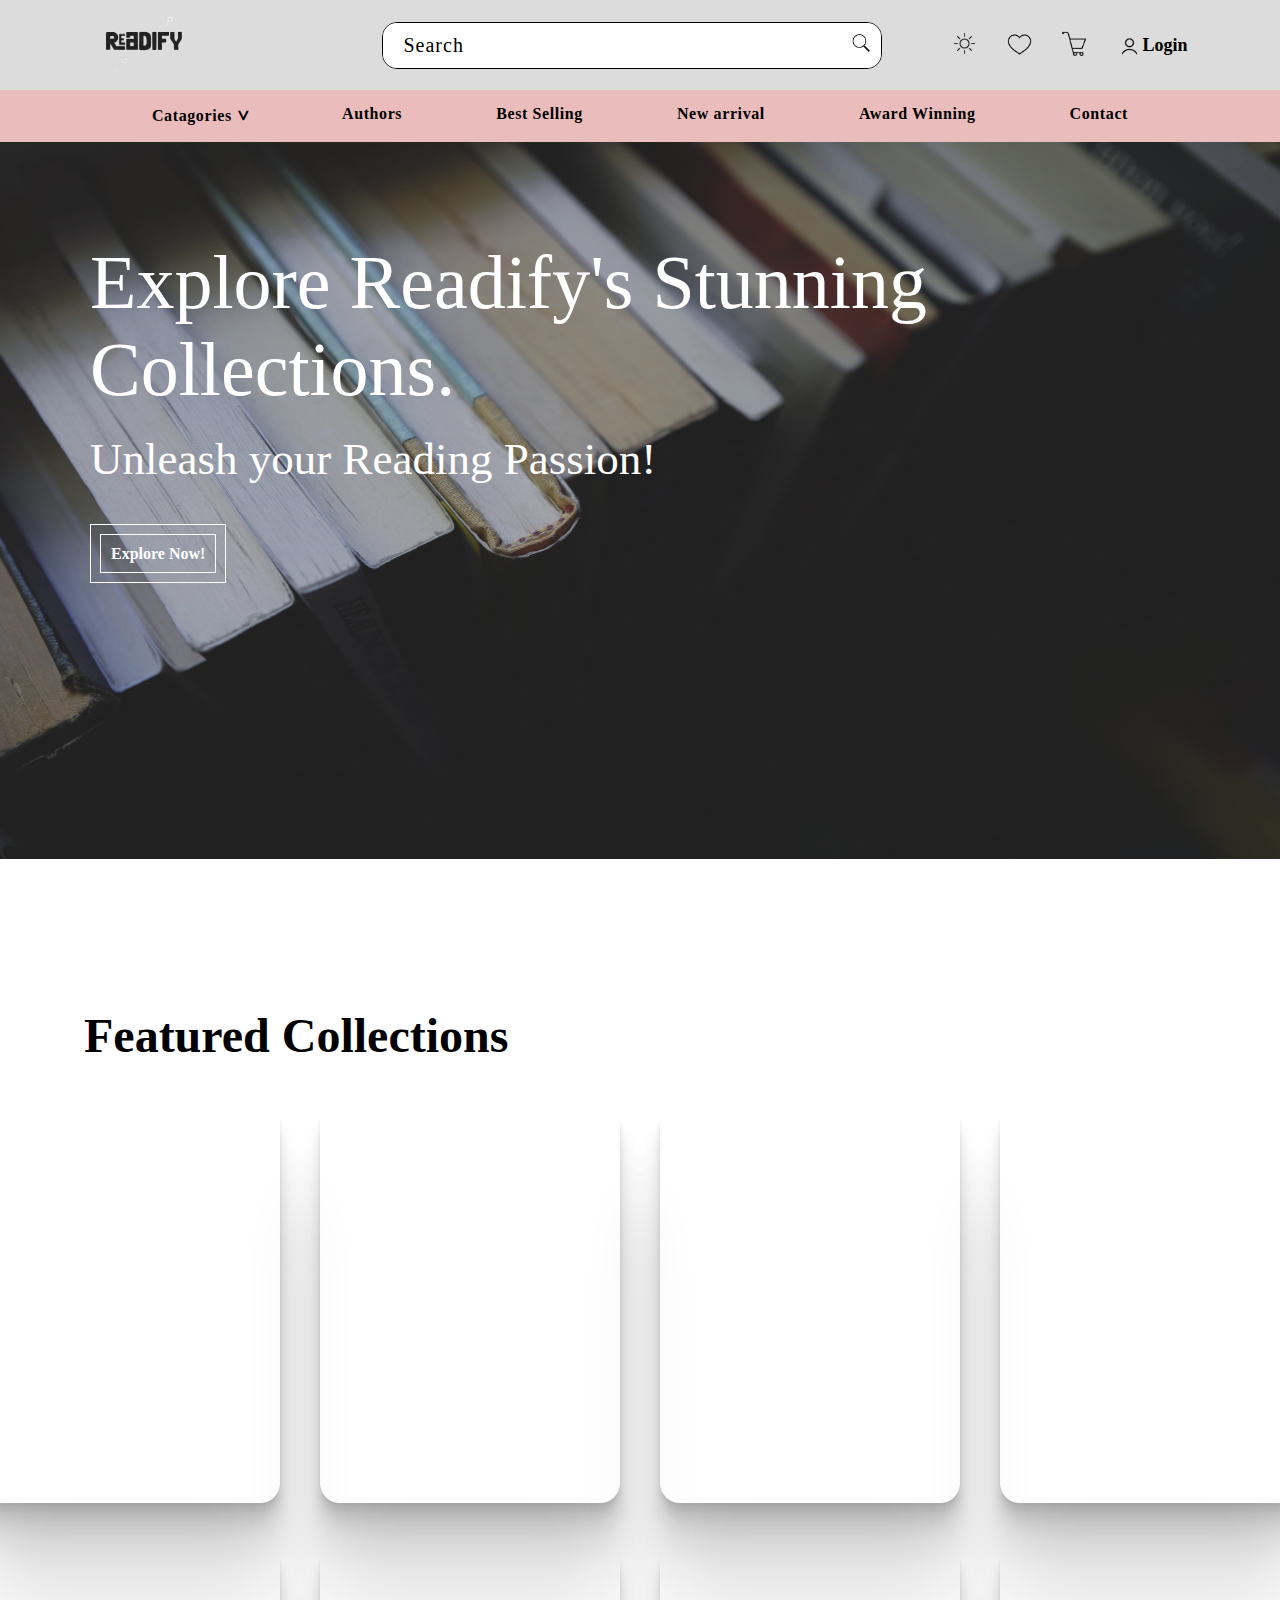
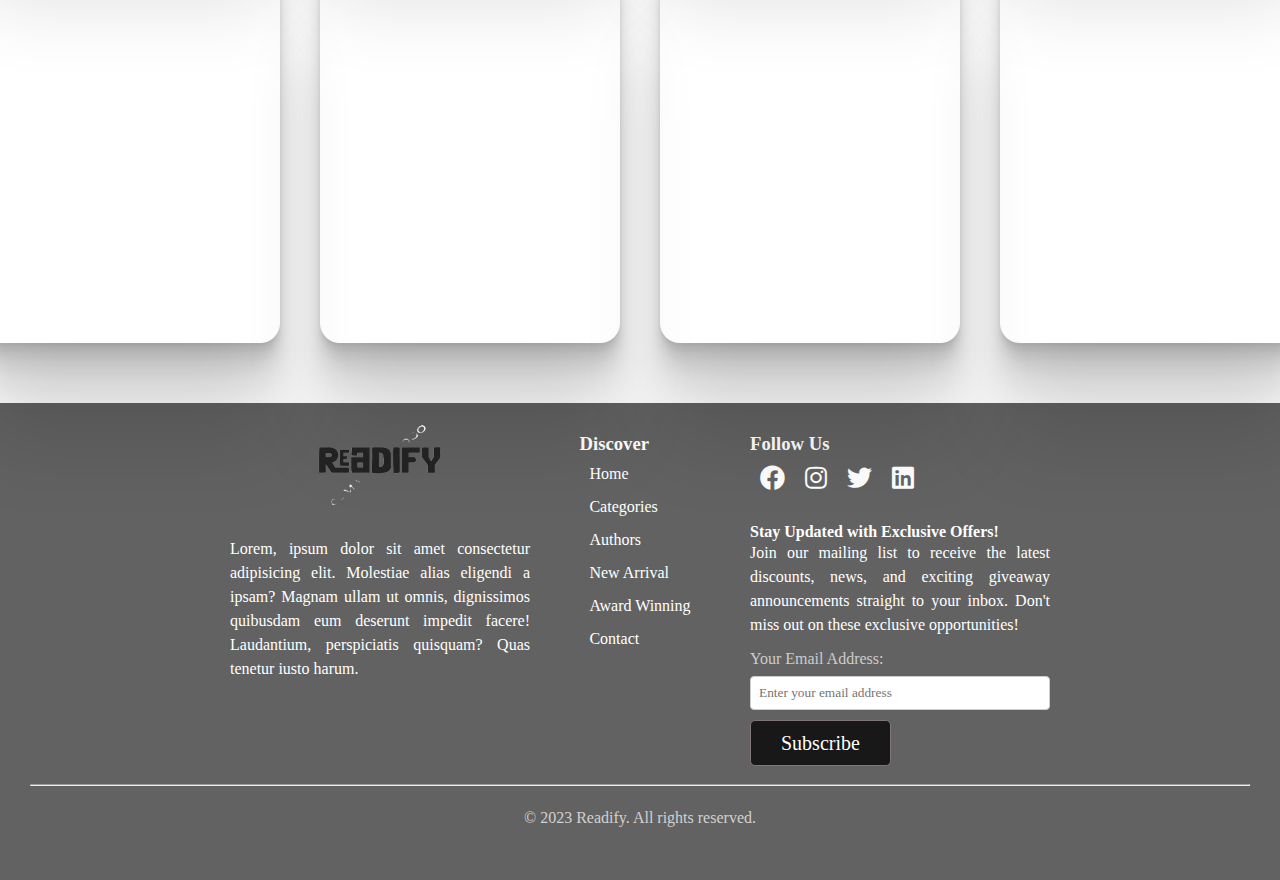
<file: index.html>
<!DOCTYPE html>
<html lang="en">

<head>
    <meta charset="UTF-8">
    <meta name="viewport" content="width=device-width, initial-scale=1.0">
    <title>Readify</title>
    <link rel="stylesheet" href="CSS/history.css">
    <link rel="stylesheet" href="https://cdnjs.cloudflare.com/ajax/libs/animate.css/4.1.1/animate.min.css" />
    <link rel="stylesheet" href="https://cdnjs.cloudflare.com/ajax/libs/font-awesome/5.15.3/css/all.min.css" />
    <!-- <script src="index.js"></script> -->
    <script>
        function catagories_dropdown() {
            let book = document.getElementById("bookType");
            if (book.style.display == 'none') {
                book.style.display = 'inline-block';
                book.style.zIndex = '5';
            }
            else {
                book.style.display = 'none';
            }

        }
        let catagories = document.getElementById("Catagories");
        catagories.addEventListener('click', catagories_dropdown)
    </script>

</head>

<body>

    <!-- navigation section -->
    <section class="heading">
        <nav>
            <div class="logo">
                <a href="#"><img src="photos/logo.png" alt="Error"></a>
            </div>

            <div class="search-box">
                <form action="#">
                    <input type="text" placeholder="Search">
                    <button type="submit"><img src="icon/search.png" alt="Error"></button>
                </form>
            </div>

            <div class="favourite">
                <a href="#"><img src="icon/sun.png" alt="Error"></a>
                <a href="#"><img src="icon/heart.png" alt="Error"></a>
                <a href="#"><img src="icon/cart.png" alt="Error"></a>
                <a href="#"><img src="icon/person.png" alt="Error">
                    <h4>Login</h4>
                </a>
            </div>

        </nav>
        <div class="sub-heading">
            <ul class="subtitle">
            <li><a href="#" id="Catagories" class="Catagories" onclick="catagories_dropdown()">Catagories <h3>></h3>
                <ul class="book-type" id="bookType">
                    <li><a href="html/history.html">History</a></li>
                    <li><a href="html/stories.html">Story</a></li>
                    <li><a href="html/love.html">Love & Romance</a></li>
                    <li><a href="#">Literature</a></li>
                    <li><a href="#">Biography</a></li>
                    <li><a href="#">Motivational</a></li>
                </ul>
            </a></li>
            <li><a href="#">Authors</a></li>
            <li><a href="html/history.html">Best Selling</a></li>
            <li><a href="html/stories.html">New arrival</a></li>
            <li><a href="html/love.html">Award Winning</a></li>
            <li><a href="html/history.html">Contact</a></li>
            </ul>

            <button class="hamburger">
                <div class="bar"></div>
            </button>
        </div>

    </section>
    <div class="mobile-menu">
        <ul>
            <li><a href="#">History</a></li>
            <li><a href="#">Authors</a></li>
            <li><a href="#">Best Selling</a></li>
            <li><a href="#">New Arrival</a></li>
            <li><a href="#">Award Winning</a></li>
            <li><a href="#">Contact</a></li>
        </ul>
    </div>

    <!-- hero Section -->
    <section class="hero">
        <div class="background-img">
            <img src="photos/background.jpg" alt="Error">
        </div>
        <div class="hero-intro">
            <h1>Explore Readify's Stunning Collections.</h1>
            <h2>Unleash your Reading Passion!</h2>
            <a href="#">Explore Now!</a>
        </div>
    </section>

    <!-- card section -->
    <h1 class="featured-title">Featured Collections</h1>
    <section class="product-section">
        <div class="card-section animate__animated animate__fadeInUp animate__delay-1s">
            <section class="product-container product-1">
                <div class="card">
                    <div class="content">
                        <div class="title">Book Name</div>
                        <div class="feature size">
                            <span>100$</span>
                        </div>
                        <div class="feature color">
                            <span>
                                <div class="rating">
                                    <input type="radio" id="star5" name="rate" value="5">
                                    <label for="star5" title="text"></label>
                                    <input type="radio" id="star4" name="rate" value="4">
                                    <label for="star4" title="text"></label>
                                    <input checked="" type="radio" id="star3" name="rate" value="3">
                                    <label for="star3" title="text"></label>
                                    <input type="radio" id="star2" name="rate" value="2">
                                    <label for="star2" title="text"></label>
                                    <input type="radio" id="star1" name="rate" value="1">
                                    <label for="star1" title="text"></label>
                                </div>
                            </span>
                        </div>
                        <button class="btn-buy">buy now</button>
                    </div>
                </div>
            </section>
        </div>

        <div class="card-section animate__animated animate__fadeInUp animate__delay-1s">
            <section class="product-container product-1">
                <div class="card">
                    <div class="content">
                        <div class="title">Book Name</div>
                        <div class="feature size">
                            <span>100$</span>
                        </div>
                        <div class="feature color">
                            <span>
                                <div class="rating">
                                    <input type="radio" id="star5" name="rate" value="5">
                                    <label for="star5" title="text"></label>
                                    <input type="radio" id="star4" name="rate" value="4">
                                    <label for="star4" title="text"></label>
                                    <input checked="" type="radio" id="star3" name="rate" value="3">
                                    <label for="star3" title="text"></label>
                                    <input type="radio" id="star2" name="rate" value="2">
                                    <label for="star2" title="text"></label>
                                    <input type="radio" id="star1" name="rate" value="1">
                                    <label for="star1" title="text"></label>
                                </div>
                            </span>
                        </div>
                        <button class="btn-buy">buy now</button>
                    </div>
                </div>
            </section>
        </div>

        <div class="card-section animate__animated animate__fadeInUp animate__delay-1s">
            <section class="product-container product-1">
                <div class="card">
                    <div class="content">
                        <div class="title">Book Name</div>
                        <div class="feature size">
                            <span>100$</span>
                        </div>
                        <div class="feature color">
                            <span>
                                <div class="rating">
                                    <input type="radio" id="star5" name="rate" value="5">
                                    <label for="star5" title="text"></label>
                                    <input type="radio" id="star4" name="rate" value="4">
                                    <label for="star4" title="text"></label>
                                    <input checked="" type="radio" id="star3" name="rate" value="3">
                                    <label for="star3" title="text"></label>
                                    <input type="radio" id="star2" name="rate" value="2">
                                    <label for="star2" title="text"></label>
                                    <input type="radio" id="star1" name="rate" value="1">
                                    <label for="star1" title="text"></label>
                                </div>
                            </span>
                        </div>
                        <button class="btn-buy">buy now</button>
                    </div>
                </div>
            </section>
        </div>

        <div class="card-section animate__animated animate__fadeInUp animate__delay-1s">
            <section class="product-container product-1">
                <div class="card">
                    <div class="content">
                        <div class="title">Book Name</div>
                        <div class="feature size">
                            <span>100$</span>
                        </div>
                        <div class="feature color">
                            <span>
                                <div class="rating">
                                    <input type="radio" id="star5" name="rate" value="5">
                                    <label for="star5" title="text"></label>
                                    <input type="radio" id="star4" name="rate" value="4">
                                    <label for="star4" title="text"></label>
                                    <input checked="" type="radio" id="star3" name="rate" value="3">
                                    <label for="star3" title="text"></label>
                                    <input type="radio" id="star2" name="rate" value="2">
                                    <label for="star2" title="text"></label>
                                    <input type="radio" id="star1" name="rate" value="1">
                                    <label for="star1" title="text"></label>
                                </div>
                            </span>
                        </div>
                        <button class="btn-buy">buy now</button>
                    </div>
                </div>
            </section>
        </div>

        <div class="card-section animate__animated animate__fadeInUp animate__delay-1s">
            <section class="product-container product-1">
                <div class="card">
                    <div class="content">
                        <div class="title">Book Name</div>
                        <div class="feature size">
                            <span>100$</span>
                        </div>
                        <div class="feature color">
                            <span>
                                <div class="rating">
                                    <input type="radio" id="star5" name="rate" value="5">
                                    <label for="star5" title="text"></label>
                                    <input type="radio" id="star4" name="rate" value="4">
                                    <label for="star4" title="text"></label>
                                    <input checked="" type="radio" id="star3" name="rate" value="3">
                                    <label for="star3" title="text"></label>
                                    <input type="radio" id="star2" name="rate" value="2">
                                    <label for="star2" title="text"></label>
                                    <input type="radio" id="star1" name="rate" value="1">
                                    <label for="star1" title="text"></label>
                                </div>
                            </span>
                        </div>
                        <button class="btn-buy">buy now</button>
                    </div>
                </div>
            </section>
        </div>

        <div class="card-section animate__animated animate__fadeInUp animate__delay-1s">
            <section class="product-container product-1">
                <div class="card">
                    <div class="content">
                        <div class="title">Book Name</div>
                        <div class="feature size">
                            <span>100$</span>
                        </div>
                        <div class="feature color">
                            <span>
                                <div class="rating">
                                    <input type="radio" id="star5" name="rate" value="5">
                                    <label for="star5" title="text"></label>
                                    <input type="radio" id="star4" name="rate" value="4">
                                    <label for="star4" title="text"></label>
                                    <input checked="" type="radio" id="star3" name="rate" value="3">
                                    <label for="star3" title="text"></label>
                                    <input type="radio" id="star2" name="rate" value="2">
                                    <label for="star2" title="text"></label>
                                    <input type="radio" id="star1" name="rate" value="1">
                                    <label for="star1" title="text"></label>
                                </div>
                            </span>
                        </div>
                        <button class="btn-buy">buy now</button>
                    </div>
                </div>
            </section>
        </div>

        <div class="card-section animate__animated animate__fadeInUp animate__delay-1s">
            <section class="product-container product-1">
                <div class="card">
                    <div class="content">
                        <div class="title">Book Name</div>
                        <div class="feature size">
                            <span>100$</span>
                        </div>
                        <div class="feature color">
                            <span>
                                <div class="rating">
                                    <input type="radio" id="star5" name="rate" value="5">
                                    <label for="star5" title="text"></label>
                                    <input type="radio" id="star4" name="rate" value="4">
                                    <label for="star4" title="text"></label>
                                    <input checked="" type="radio" id="star3" name="rate" value="3">
                                    <label for="star3" title="text"></label>
                                    <input type="radio" id="star2" name="rate" value="2">
                                    <label for="star2" title="text"></label>
                                    <input type="radio" id="star1" name="rate" value="1">
                                    <label for="star1" title="text"></label>
                                </div>
                            </span>
                        </div>
                        <button class="btn-buy">buy now</button>
                    </div>
                </div>
            </section>
        </div>

        <div class="card-section animate__animated animate__fadeInUp animate__delay-1s">
            <section class="product-container product-1">
                <div class="card">
                    <div class="content">
                        <div class="title">Book Name</div>
                        <div class="feature size">
                            <span>100$</span>
                        </div>
                        <div class="feature color">
                            <span>
                                <div class="rating">
                                    <input type="radio" id="star5" name="rate" value="5">
                                    <label for="star5" title="text"></label>
                                    <input type="radio" id="star4" name="rate" value="4">
                                    <label for="star4" title="text"></label>
                                    <input checked="" type="radio" id="star3" name="rate" value="3">
                                    <label for="star3" title="text"></label>
                                    <input type="radio" id="star2" name="rate" value="2">
                                    <label for="star2" title="text"></label>
                                    <input type="radio" id="star1" name="rate" value="1">
                                    <label for="star1" title="text"></label>
                                </div>
                            </span>
                        </div>
                        <button class="btn-buy">buy now</button>
                    </div>
                </div>
            </section>
        </div>

    </section>

    <!-- footer-section -->
    <section class="footer-section">
        <div class="footer">
            <div class="container">
              <div class="col1">
                <img src="photos/logo.png" alt="loading" />
                <p>
                  Lorem, ipsum dolor sit amet consectetur adipisicing elit. Molestiae
                  alias eligendi a ipsam? Magnam ullam ut omnis, dignissimos quibusdam
                  eum deserunt impedit facere! Laudantium, perspiciatis quisquam? Quas
                  tenetur iusto harum.
                </p>
              </div>
              <div class="col2">
                <div class="nav">
                  <h3>Discover</h3>
                  <ul>
                    <li><a href="index.html">Home</a></li>
                    <li><a href="Categories.html">Categories</a></li>
                    <li><a href="Authors.html">Authors</a></li>
                    <li><a href="NewArrival.html">New Arrival</a></li>
                    <li><a href="AwardWinning.html">Award Winning</a></li>
                    <li><a href="Contact.html">Contact</a></li>
                  </ul>
                </div>
              </div>
              <div class="col3">
                <h3>Follow Us</h3>
                <div class="social-icons">
                  <a href="https://www.facebook.com" target="_blank"
                    ><i class="fab fa-facebook"></i
                  ></a>
                  <a href="https://www.instagram.com" target="_blank"
                    ><i class="fab fa-instagram"></i
                  ></a>
                  <a href="https://twitter.com" target="_blank"
                    ><i class="fab fa-twitter"></i
                  ></a>
                  <a href="https://www.linkedin.com" target="_blank"
                    ><i class="fab fa-linkedin"></i
                  ></a>
                </div>
                <h4>Stay Updated with Exclusive Offers!</h4>
                <p>
                  Join our mailing list to receive the latest discounts, news, and
                  exciting giveaway announcements straight to your inbox. Don't miss
                  out on these exclusive opportunities!
      
                  <label for="email">Your Email Address:</label>
                  <input type="email" placeholder="Enter your email address" />
                  <a href="#">Subscribe</a>
                </p>
              </div>
            </div>
            <br>
            <hr />
            <p class="copyright">&copy; 2023 Readify. All rights reserved.</p>
          </div>
    </section>
    <script src="index.js"></script>
</body>

</html>
</file>
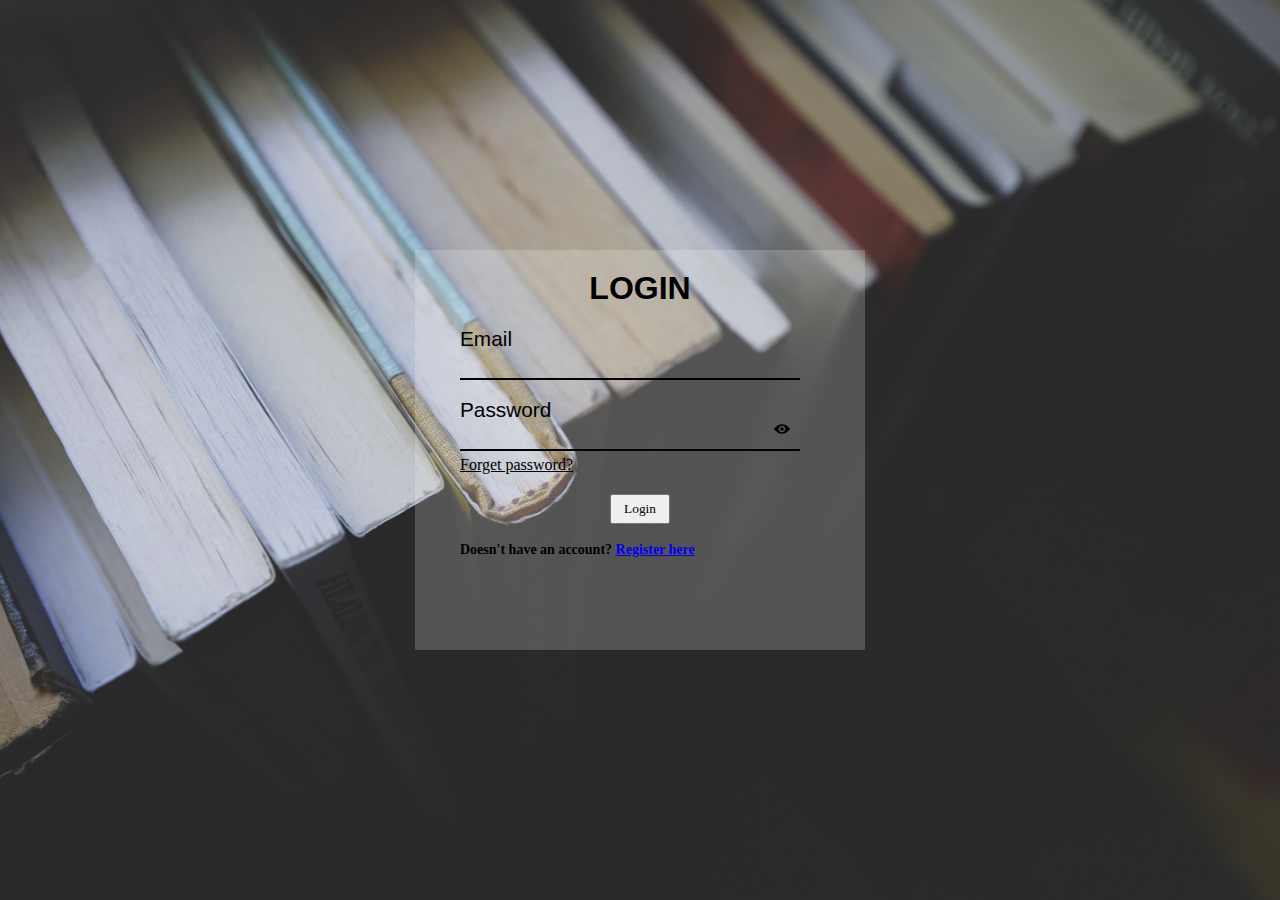
<file: login.html>
<!DOCTYPE html>
<html lang="en">
<head>
    <meta charset="UTF-8">
    <meta name="viewport" content="width=device-width, initial-scale=1.0">
    <title>Redify-login</title>
    <link rel="stylesheet" href="login.css">
</head>
<body>
    <form action="#">
        <div class="all" id="all">
            <div class="inner">
                <h1>LOGIN</h1>
                <div class="login-page">
                    <label for="Name">Email</label><br>
                    <input type="text" id="LoginName" required><br><br>
                    <label for="password">Password</label><br>
                    <input type="password" id="LoginPassword" required>
                    <img src="photos/eye.png" alt="ERROR" onclick="openpassword()" class="eye" id="eye">
                    <a href="#" class="forget">Forget password?</a><br>
                    <button onclick="newlogin()" class="login-button">Login</button><br>
                    <h4>Doesn't have an account? <a href="#" onclick="openreg()">Register here</a></h4>

                </div>

            </div>
        </div>
    </form>
    <form action="#">
        <div class="Register" id="Register">
            <div class="inner">
                <h1>Register</h1>
                <div class="login-page">
                    <label for="Name">Name</label><br>
                    <input type="text" id="RegName" required><br><br>
                    <label for="Name">Email</label><br>
                    <input type="text" id="LoginName" required><br><br>
                    <label for="password">Password</label><br>
                    <input type="password" id="RegPassword" required><br>
                    <img src="photos/eye.png" alt="ERROR" onclick="openRegpassword()" class="eye" id="regeye">
                    <button onclick="newregister()" class="login-button">Register</button><br>
                    <h4>Already have an account <a href="#" onclick="openlogin()">Login here</a></h4>

                </div>

            </div>
        </div>
    </form>
    <script>
        const openreg = () => {
            document.getElementById("Register").style.display = "flex";
            document.getElementById("all").style.display = "none";
        }
        const openlogin = () => {
            document.getElementById("Register").style.display = "none";
            document.getElementById("all").style.display = "flex";
        }
        // const newregister = () => {
        //     let Regname = document.getElementById("RegName");
        //     let RegPassword = document.getElementById("RegPassword");
        //     if (Regname.value == '' || RegPassword == '') {
        //         alert("fill the form carefully");
        //     }
        //     else {
        //         alert("You have register");
        //     }
        // }
        // const newlogin = () => {
        //     let logname = document.getElementById("LoginName");
        //     let logPassword = document.getElementById("LoginPassword");
        //     if (logname.value == '' || logPassword == '') {
        //         alert("fill the form carefully");
        //     }
        //     else {
        //         alert("You have Login");
        //     }
        // }
        const openpassword = () => {
            let password = document.querySelector("#LoginPassword");
            let logimage = document.querySelector('#eye');
            if (password.type === 'password') {
                password.type = 'text';
                logimage.src = 'Photos/hide.png';

            }
            else if (password.type === 'text') {
                password.type = 'password';
                logimage.src = 'Photos/eye.png';
            }
        }
        const openRegpassword = () => {
            let regpassword = document.querySelector('#RegPassword');
            let image = document.querySelector('#regeye');
            if (regpassword.type === 'password') {
                regpassword.type = 'text';
                image.src = 'Photos/hide.png';

            }
            else if (regpassword.type === 'text') {
                regpassword.type = 'password';
                image.src = 'Photos/eye.png';
            }
        }
    </script>
</body>
</html>
</file>
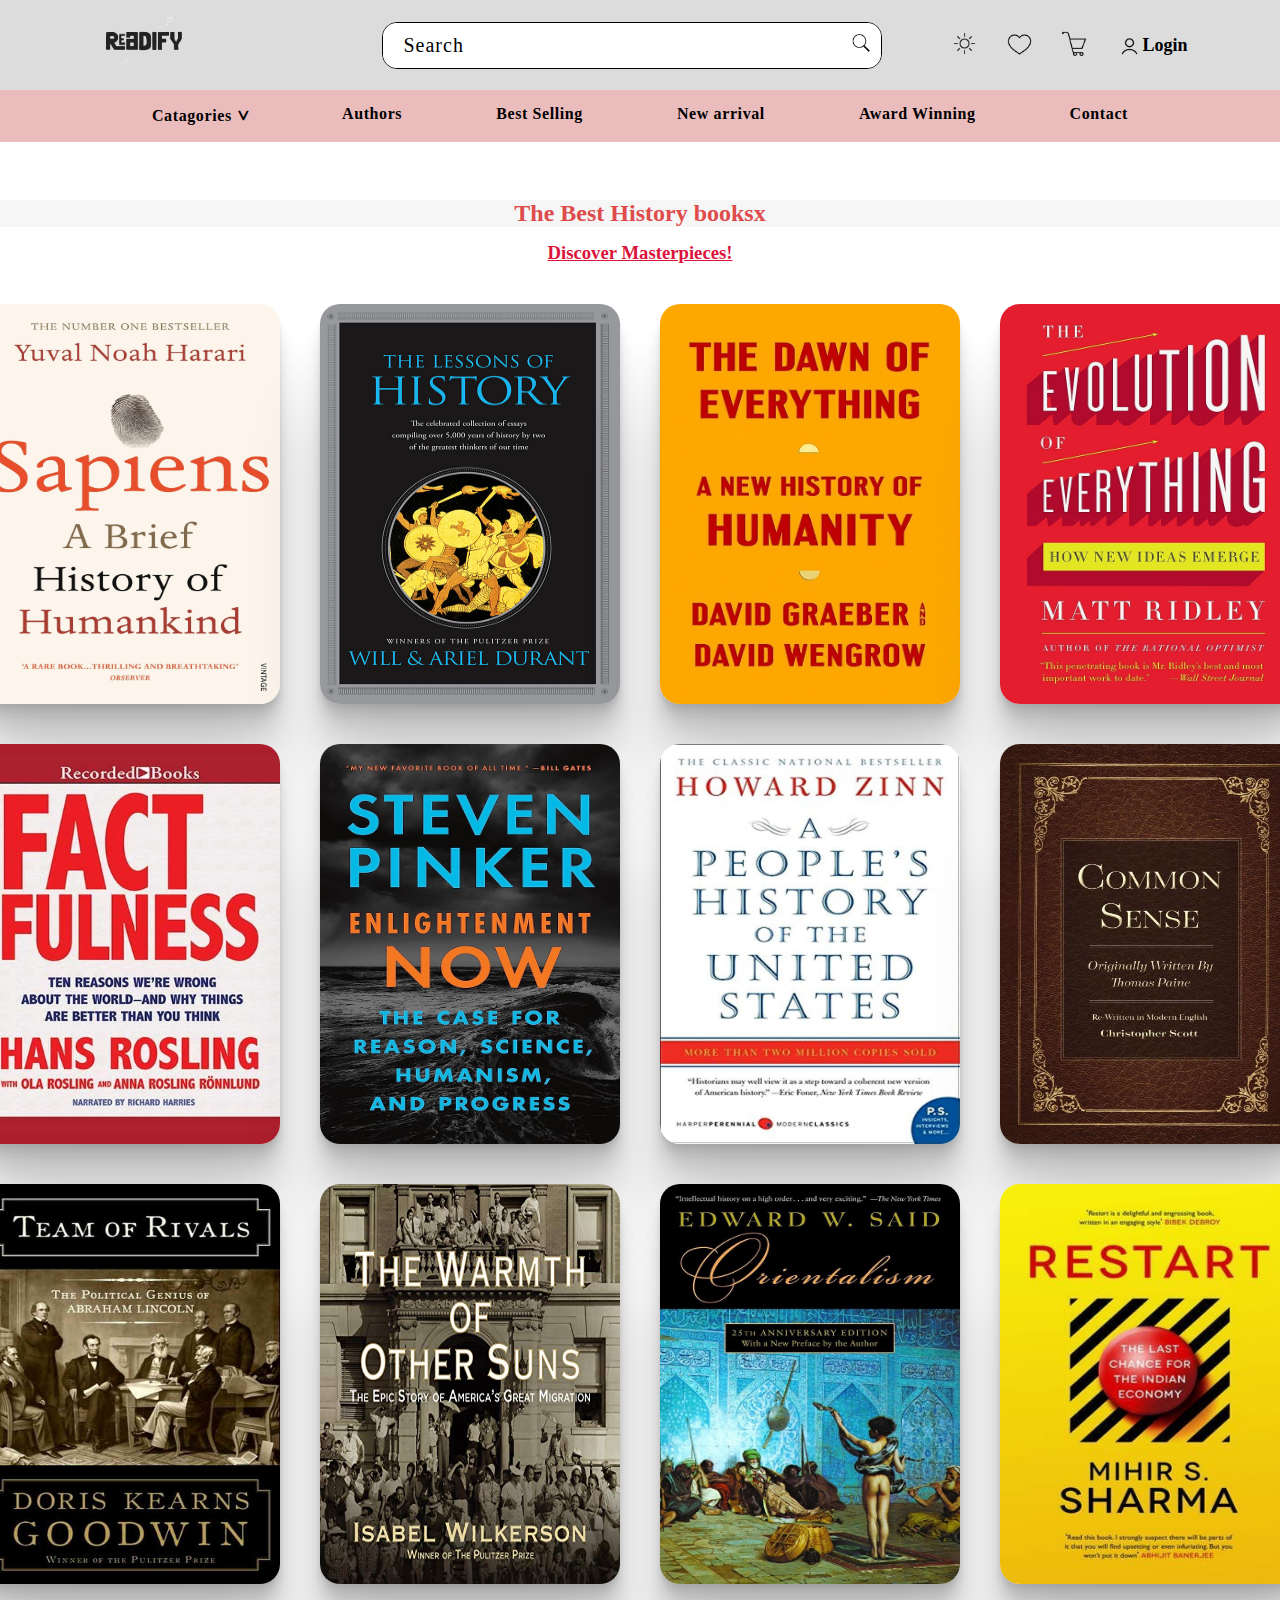
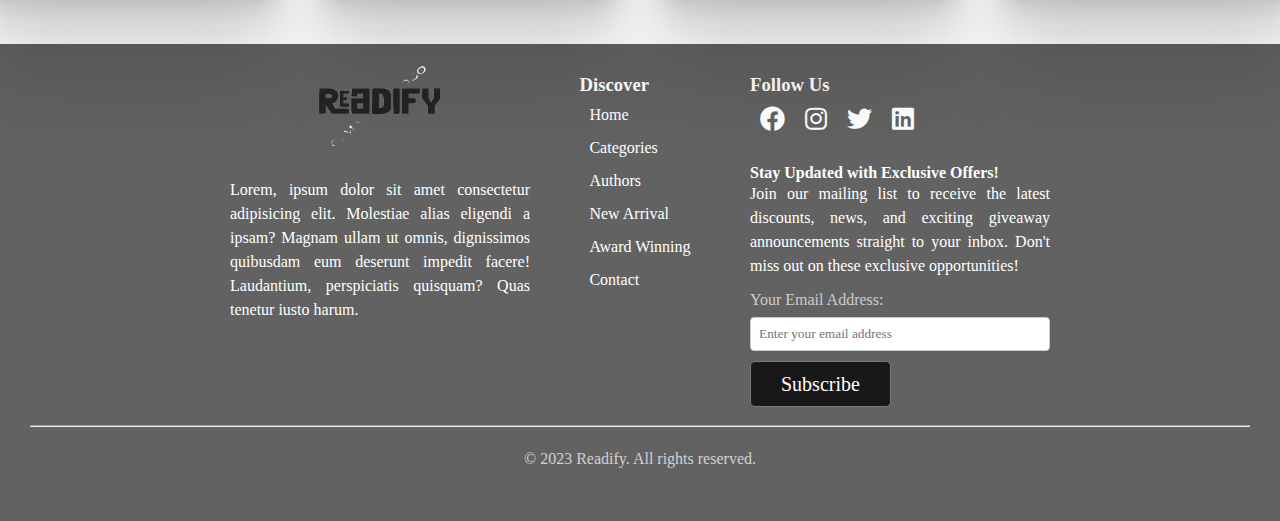
<file: html/history.html>
<!DOCTYPE html>
<html lang="en">

<head>
    <meta charset="UTF-8">
    <meta name="viewport" content="width=device-width, initial-scale=1.0">
    <title>Readify/History</title>
    <link rel="stylesheet" href="../CSS/history.css">
    <link rel="stylesheet" href="https://cdnjs.cloudflare.com/ajax/libs/animate.css/4.1.1/animate.min.css" />
    <link rel="stylesheet" href="https://cdnjs.cloudflare.com/ajax/libs/font-awesome/5.15.3/css/all.min.css" />
    <script>
        function catagories_dropdown() {
            let book = document.getElementById("bookType");
            if (book.style.display == 'none') {
                book.style.display = 'inline-block';
                book.style.zIndex = '5';
            }
            else {
                book.style.display = 'none';
            }

        }
        let catagories = document.getElementById("Catagories");
        catagories.addEventListener('click', catagories_dropdown)
    </script>
</head>

<body>
    <!-- navigation section -->
    <section class="heading">
        <nav>
            <div class="logo">
                <a href="../index.html"><img src="../photos/logo.png" alt="Error"></a>
            </div>

            <div class="search-box">
                <form action="#">
                    <input type="text" placeholder="Search">
                    <button type="submit"><img src="../icon/search.png" alt="Error"></button>
                </form>
            </div>

            <div class="favourite">
                <a href="#"><img src="../icon/sun.png" alt="Error"></a>
                <a href="#"><img src="../icon/heart.png" alt="Error"></a>
                <a href="#"><img src="../icon/cart.png" alt="Error"></a>
                <a href="#"><img src="../icon/person.png" alt="Error">
                    <h4>Login</h4>
                </a>
            </div>

        </nav>
        <div class="sub-heading">
            <ul class="subtitle">
            <li><a href="#" id="Catagories" class="Catagories" onclick="catagories_dropdown()">Catagories <h3>></h3>
                <ul class="book-type" id="bookType">
                    <li><a href="html/history.html">History</a></li>
                    <li><a href="html/stories.html">Story</a></li>
                    <li><a href="html/love.html">Love & Romance</a></li>
                    <li><a href="#">Literature</a></li>
                    <li><a href="#">Biography</a></li>
                    <li><a href="#">Motivational</a></li>
                </ul>
            </a></li>
            <li><a href="#">Authors</a></li>
            <li><a href="history.html">Best Selling</a></li>
            <li><a href="stories.html">New arrival</a></li>
            <li><a href="love.html">Award Winning</a></li>
            <li><a href="history.html">Contact</a></li>
            </ul>

            <button class="hamburger">
                <div class="bar"></div>
            </button>
        </div>
    </section>


    <div class="awardcontainer">
        <h2
            style="text-align: center; margin-top: 20px; color: rgb(223, 75, 75); background-color: rgb(246, 246, 246);">
            The Best History booksx</h2>
        <h3 style="text-align: center; margin-top: 15px; color: crimson;text-decoration: underline; ">Discover
            Masterpieces!</h3></div>
        <section class="product-section">
            <div class="card-section animate__animated animate__fadeInUp animate__delay-1s">
                <section class="product-container product-1">
                    <div class="card">
                        <img src="../history/Sapiens__A_Brief_History_of_Humankind.jpg" alt="loading">
                        <div class="content">
                            <div class="title">Sapiens by Yuval Noah Harari</div>
                            <div class="feature size">
                                <span>$10</span>
                            </div>
                            <div class="feature color">
                                <span>
                                    <div class="rating">
                                        <input type="radio" id="star5" name="rate" value="5" />
                                        <label for="star5" title="text"></label>
                                        <input type="radio" id="star4" name="rate" value="4" />
                                        <label for="star4" title="text"></label>
                                        <input checked="" type="radio" id="star3" name="rate" value="3" />
                                        <label for="star3" title="text"></label>
                                        <input type="radio" id="star2" name="rate" value="2" />
                                        <label for="star2" title="text"></label>
                                        <input type="radio" id="star1" name="rate" value="1" />
                                        <label for="star1" title="text"></label>
                                    </div>
                                </span>
                            </div>
                            <button class="btn-buy">Buy Now</button>
                        </div>
                    </div>
                </section>
            </div>

            <div class="card-section animate__animated animate__fadeInUp animate__delay-1s">
                <section class="product-container product-1">
                    <div class="card">
                        <img src="../history/The-Lessons-of-History-BY-Will-Ariel-Durant.jpg" alt="loading">

                        <div class="content">
                            <div class="title">The lessons of history by David Graeber</div>
                            <div class="feature size">
                                <span>$8</span>
                            </div>
                            <div class="feature color">
                                <span>
                                    <div class="rating">
                                        <input type="radio" id="star5" name="rate" value="5" />
                                        <label for="star5" title="text"></label>
                                        <input type="radio" id="star4" name="rate" value="4" />
                                        <label for="star4" title="text"></label>
                                        <input checked="" type="radio" id="star3" name="rate" value="3" />
                                        <label for="star3" title="text"></label>
                                        <input type="radio" id="star2" name="rate" value="2" />
                                        <label for="star2" title="text"></label>
                                        <input type="radio" id="star1" name="rate" value="1" />
                                        <label for="star1" title="text"></label>
                                    </div>
                                </span>
                            </div>
                            <button class="btn-buy">Buy Now</button>
                        </div>
                    </div>
                </section>
            </div>

            <div class="card-section animate__animated animate__fadeInUp animate__delay-1s">
                <section class="product-container product-1">
                    <div class="card">
                        <img src="../history/61CGhy6KTmL._AC_UF1000,1000_QL80_.jpg" alt="loading">

                        <div class="content">
                            <div class="title">The dawn of Everything by Matt Ridley</div>
                            <div class="feature size">
                                <span>$5</span>
                            </div>
                            <div class="feature color">
                                <span>
                                    <div class="rating">
                                        <input type="radio" id="star5" name="rate" value="5" />
                                        <label for="star5" title="text"></label>
                                        <input type="radio" id="star4" name="rate" value="4" />
                                        <label for="star4" title="text"></label>
                                        <input checked="" type="radio" id="star3" name="rate" value="3" />
                                        <label for="star3" title="text"></label>
                                        <input type="radio" id="star2" name="rate" value="2" />
                                        <label for="star2" title="text"></label>
                                        <input type="radio" id="star1" name="rate" value="1" />
                                        <label for="star1" title="text"></label>
                                    </div>
                                </span>
                            </div>
                            <button class="btn-buy">Buy Now</button>
                        </div>
                    </div>
                </section>
            </div>

            <div class="card-section animate__animated animate__fadeInUp animate__delay-1s">
                <section class="product-container product-1">
                    <div class="card">
                        <img src="../history/The_evolution_of_Everything.jpg" alt="loading">

                        <div class="content">
                            <div class="title">Evolution of Everything Matt Ridley</div>
                            <div class="feature size">
                                <span>$10</span>
                            </div>
                            <div class="feature color">
                                <span>
                                    <div class="rating">
                                        <input type="radio" id="star5" name="rate" value="5" />
                                        <label for="star5" title="text"></label>
                                        <input type="radio" id="star4" name="rate" value="4" />
                                        <label for="star4" title="text"></label>
                                        <input checked="" type="radio" id="star3" name="rate" value="3" />
                                        <label for="star3" title="text"></label>
                                        <input type="radio" id="star2" name="rate" value="2" />
                                        <label for="star2" title="text"></label>
                                        <input type="radio" id="star1" name="rate" value="1" />
                                        <label for="star1" title="text"></label>
                                    </div>
                                </span>
                            </div>
                            <button class="btn-buy">Buy Now</button>
                        </div>
                    </div>
                </section>
            </div>

            <div class="card-section animate__animated animate__fadeInUp animate__delay-1s">
            <section class="product-container product-1">
                <div class="card">
                    <img src="../history/factfullness.jpg" alt="loading">

                    <div class="content">
                        <div class="title">Factfulness by Hans Rosling</div>
                        <div class="feature size">
                            <span>$12</span>
                        </div>
                        <div class="feature color">
                            <span>
                                <div class="rating">
                                    <input type="radio" id="star5" name="rate" value="5" />
                                    <label for="star5" title="text"></label>
                                    <input type="radio" id="star4" name="rate" value="4" />
                                    <label for="star4" title="text"></label>
                                    <input checked="" type="radio" id="star3" name="rate" value="3" />
                                    <label for="star3" title="text"></label>
                                    <input type="radio" id="star2" name="rate" value="2" />
                                    <label for="star2" title="text"></label>
                                    <input type="radio" id="star1" name="rate" value="1" />
                                    <label for="star1" title="text"></label>
                                </div>
                            </span>
                        </div>
                        <button class="btn-buy">Buy Now</button>
                    </div>
                </div>
            </section>
            </div>
    

    <div class="card-section animate__animated animate__fadeInUp animate__delay-1s">
        <section class="product-container product-1">
            <div class="card">
                <img src="../history/Enligtenment_now_by_Steven_pinker.jpg" alt="loading">

                <div class="content">
                    <div class="title">Enligtenment now by Steven pinker</div>
                    <div class="feature size">
                        <span>$15</span>
                    </div>
                    <div class="feature color">
                        <span>
                            <div class="rating">
                                <input type="radio" id="star5" name="rate" value="5" />
                                <label for="star5" title="text"></label>
                                <input type="radio" id="star4" name="rate" value="4" />
                                <label for="star4" title="text"></label>
                                <input checked="" type="radio" id="star3" name="rate" value="3" />
                                <label for="star3" title="text"></label>
                                <input type="radio" id="star2" name="rate" value="2" />
                                <label for="star2" title="text"></label>
                                <input type="radio" id="star1" name="rate" value="1" />
                                <label for="star1" title="text"></label>
                            </div>
                        </span>
                    </div>
                    <button class="btn-buy">Buy Now</button>
                </div>
            </div>
        </section>
    </div>

    <div class="card-section animate__animated animate__fadeInUp animate__delay-1s">
        <section class="product-container product-1">
            <div class="card">
                <img src="../history/A_people's_history_of_the_United_States.jpg" alt="loading">

                <div class="content">
                    <div class="title">A people's history of United State</div>
                    <div class="feature size">
                        <span>$4</span>
                    </div>
                    <div class="feature color">
                        <span>
                            <div class="rating">
                                <input type="radio" id="star5" name="rate" value="5" />
                                <label for="star5" title="text"></label>
                                <input type="radio" id="star4" name="rate" value="4" />
                                <label for="star4" title="text"></label>
                                <input checked="" type="radio" id="star3" name="rate" value="3" />
                                <label for="star3" title="text"></label>
                                <input type="radio" id="star2" name="rate" value="2" />
                                <label for="star2" title="text"></label>
                                <input type="radio" id="star1" name="rate" value="1" />
                                <label for="star1" title="text"></label>
                            </div>
                        </span>
                    </div>
                    <button class="btn-buy">Buy Now</button>
                </div>
            </div>
        </section>
    </div>

    <div class="card-section animate__animated animate__fadeInUp animate__delay-1s">
        <section class="product-container product-1">
            <div class="card">
                <img src="../history/Common_sense.jpg" alt="loading">

                <div class="content">
                    <div class="title">Common Sense by thomas Paine</div>
                    <div class="feature size">
                        <span>$11</span>
                    </div>
                    <div class="feature color">
                        <span>
                            <div class="rating">
                                <input type="radio" id="star5" name="rate" value="5" />
                                <label for="star5" title="text"></label>
                                <input type="radio" id="star4" name="rate" value="4" />
                                <label for="star4" title="text"></label>
                                <input checked="" type="radio" id="star3" name="rate" value="3" />
                                <label for="star3" title="text"></label>
                                <input type="radio" id="star2" name="rate" value="2" />
                                <label for="star2" title="text"></label>
                                <input type="radio" id="star1" name="rate" value="1" />
                                <label for="star1" title="text"></label>
                            </div>
                        </span>
                    </div>
                    <button class="btn-buy">Buy Now</button>
                </div>
        </section>
    </div>
    <div class="card-section animate__animated animate__fadeInUp animate__delay-1s">
        <section class="product-container product-1">
            <div class="card">
                <img src="../history/Team_of_Rivals_cover.jpg" alt="loading">
                <div class="content">
                    <div class="title">Team of Rivals by Doris Kearns</div>
                    <div class="feature size">
                        <span>$15</span>
                    </div>
                    <div class="feature color">
                        <span>
                            <div class="rating">
                                <input type="radio" id="star5" name="rate" value="5" />
                                <label for="star5" title="text"></label>
                                <input type="radio" id="star4" name="rate" value="4" />
                                <label for="star4" title="text"></label>
                                <input checked="" type="radio" id="star3" name="rate" value="3" />
                                <label for="star3" title="text"></label>
                                <input type="radio" id="star2" name="rate" value="2" />
                                <label for="star2" title="text"></label>
                                <input type="radio" id="star1" name="rate" value="1" />
                                <label for="star1" title="text"></label>
                            </div>
                        </span>
                    </div>
                    <button class="btn-buy">Buy Now</button>
                </div>
            </div>
        </section>
    </div>

    <div class="card-section animate__animated animate__fadeInUp animate__delay-1s">
        <section class="product-container product-1">
            <div class="card">
                <img src="../history/the_warmth_of_others_suns.jpg" alt="loading">

                <div class="content">
                    <div class="title">The warmth of Others suns</div>
                    <div class="feature size">
                        <span>$10</span>
                    </div>
                    <div class="feature color">
                        <span>
                            <div class="rating">
                                <input type="radio" id="star5" name="rate" value="5" />
                                <label for="star5" title="text"></label>
                                <input type="radio" id="star4" name="rate" value="4" />
                                <label for="star4" title="text"></label>
                                <input checked="" type="radio" id="star3" name="rate" value="3" />
                                <label for="star3" title="text"></label>
                                <input type="radio" id="star2" name="rate" value="2" />
                                <label for="star2" title="text"></label>
                                <input type="radio" id="star1" name="rate" value="1" />
                                <label for="star1" title="text"></label>
                            </div>
                        </span>
                    </div>
                    <button class="btn-buy">Buy Now</button>
                </div>
            </div>
        </section>
    </div>

    <div class="card-section animate__animated animate__fadeInUp animate__delay-1s">
        <section class="product-container product-1">
            <div class="card">
                <img src="../history/Orientalism_by_Edward.jpg" alt="loading">

                <div class="content">
                    <div class="title">Orientalism by Edward W. said</div>
                    <div class="feature size">
                        <span>$9</span>
                    </div>
                    <div class="feature color">
                        <span>
                            <div class="rating">
                                <input type="radio" id="star5" name="rate" value="5" />
                                <label for="star5" title="text"></label>
                                <input type="radio" id="star4" name="rate" value="4" />
                                <label for="star4" title="text"></label>
                                <input checked="" type="radio" id="star3" name="rate" value="3" />
                                <label for="star3" title="text"></label>
                                <input type="radio" id="star2" name="rate" value="2" />
                                <label for="star2" title="text"></label>
                                <input type="radio" id="star1" name="rate" value="1" />
                                <label for="star1" title="text"></label>
                            </div>
                        </span>
                    </div>
                    <button class="btn-buy">Buy Now</button>
                </div>
            </div>
        </section>
    </div>

    <div class="card-section animate__animated animate__fadeInUp animate__delay-1s">
        <section class="product-container product-1">
            <div class="card">
                <img src="../history/restart.jpg" alt="loading">

                <div class="content">
                    <div class="title">Restart by Mihir S. Sharma</div>
                    <div class="feature size">
                        <span>$7</span>
                    </div>
                    <div class="feature color">
                        <span>
                            <div class="rating">
                                <input type="radio" id="star5" name="rate" value="5" />
                                <label for="star5" title="text"></label>
                                <input type="radio" id="star4" name="rate" value="4" />
                                <label for="star4" title="text"></label>
                                <input checked="" type="radio" id="star3" name="rate" value="3" />
                                <label for="star3" title="text"></label>
                                <input type="radio" id="star2" name="rate" value="2" />
                                <label for="star2" title="text"></label>
                                <input type="radio" id="star1" name="rate" value="1" />
                                <label for="star1" title="text"></label>
                            </div>
                        </span>
                    </div>
                    <button class="btn-buy">Buy Now</button>
                </div>
            </div>
        </section>
    </div>

    </section>

    <!-- footer-section -->
    <section class="footer-section">
        <div class="footer">
            <div class="container">
              <div class="col1">
                <img src="../photos/logo.png" alt="loading" />
                <p>
                  Lorem, ipsum dolor sit amet consectetur adipisicing elit. Molestiae
                  alias eligendi a ipsam? Magnam ullam ut omnis, dignissimos quibusdam
                  eum deserunt impedit facere! Laudantium, perspiciatis quisquam? Quas
                  tenetur iusto harum.
                </p>
              </div>
              <div class="col2">
                <div class="nav">
                  <h3>Discover</h3>
                  <ul>
                    <li><a href="index.html">Home</a></li>
                    <li><a href="Categories.html">Categories</a></li>
                    <li><a href="Authors.html">Authors</a></li>
                    <li><a href="NewArrival.html">New Arrival</a></li>
                    <li><a href="AwardWinning.html">Award Winning</a></li>
                    <li><a href="Contact.html">Contact</a></li>
                  </ul>
                </div>
              </div>
              <div class="col3">
                <h3>Follow Us</h3>
                <div class="social-icons">
                  <a href="https://www.facebook.com" target="_blank"
                    ><i class="fab fa-facebook"></i
                  ></a>
                  <a href="https://www.instagram.com" target="_blank"
                    ><i class="fab fa-instagram"></i
                  ></a>
                  <a href="https://twitter.com" target="_blank"
                    ><i class="fab fa-twitter"></i
                  ></a>
                  <a href="https://www.linkedin.com" target="_blank"
                    ><i class="fab fa-linkedin"></i
                  ></a>
                </div>
                <h4>Stay Updated with Exclusive Offers!</h4>
                <p>
                  Join our mailing list to receive the latest discounts, news, and
                  exciting giveaway announcements straight to your inbox. Don't miss
                  out on these exclusive opportunities!
      
                  <label for="email">Your Email Address:</label>
                  <input type="email" placeholder="Enter your email address" />
                  <a href="#">Subscribe</a>
                </p>
              </div>
            </div>
            <br>
            <hr />
            <p class="copyright">&copy; 2023 Readify. All rights reserved.</p>
          </div>
    </section>


</body>

</html>
</file>
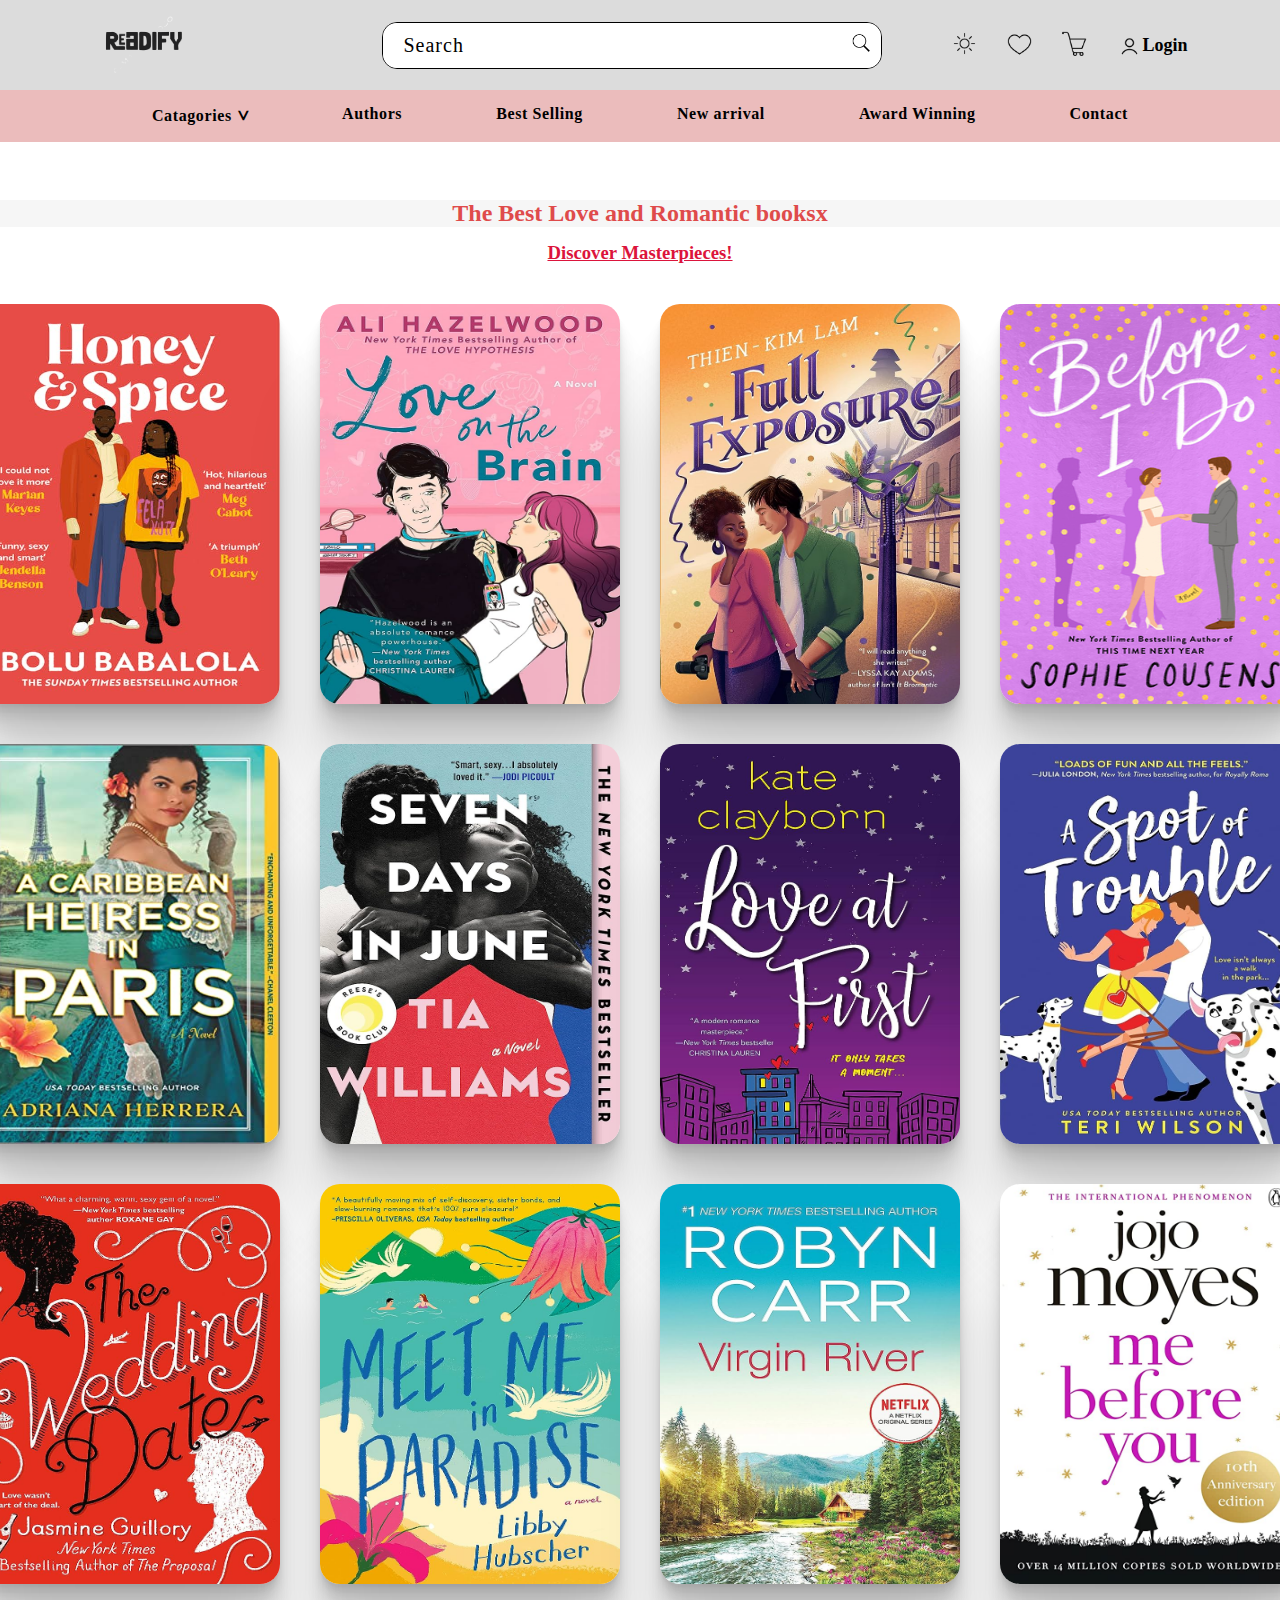
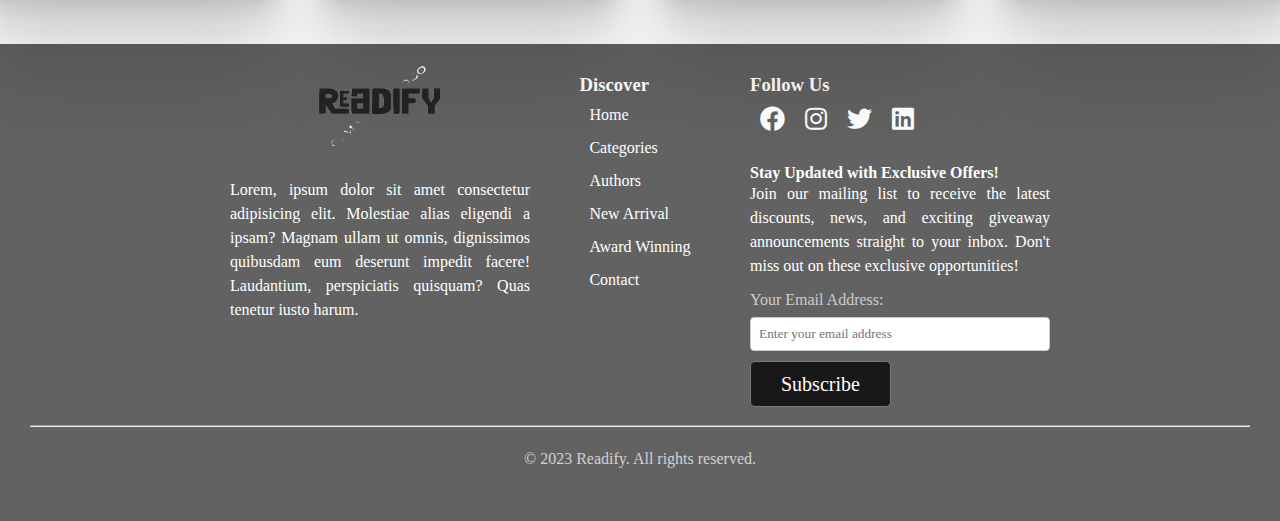
<file: html/love.html>
<!DOCTYPE html>
<html lang="en">

<head>
    <meta charset="UTF-8">
    <meta name="viewport" content="width=device-width, initial-scale=1.0">
    <title>Readify/Love & Romance</title>
    <link rel="stylesheet" href="../CSS/history.css">
    <link rel="stylesheet" href="https://cdnjs.cloudflare.com/ajax/libs/animate.css/4.1.1/animate.min.css" />
    <link rel="stylesheet" href="https://cdnjs.cloudflare.com/ajax/libs/font-awesome/5.15.3/css/all.min.css" />
    <script>
        function catagories_dropdown() {
            let book = document.getElementById("bookType");
            if (book.style.display == 'none') {
                book.style.display = 'inline-block';
                book.style.zIndex = '5';
            }
            else {
                book.style.display = 'none';
            }

        }
        let catagories = document.getElementById("Catagories");
        catagories.addEventListener('click', catagories_dropdown)
    </script>
</head>

<body>
    <!-- navigation section -->
    <section class="heading">
        <nav>
            <div class="logo">
                <a href="../index.html"><img src="../photos/logo.png" alt="Error"></a>
            </div>

            <div class="search-box">
                <form action="#">
                    <input type="text" placeholder="Search">
                    <button type="submit"><img src="../icon/search.png" alt="Error"></button>
                </form>
            </div>

            <div class="favourite">
                <a href="#"><img src="../icon/sun.png" alt="Error"></a>
                <a href="#"><img src="../icon/heart.png" alt="Error"></a>
                <a href="#"><img src="../icon/cart.png" alt="Error"></a>
                <a href="#"><img src="../icon/person.png" alt="Error">
                    <h4>Login</h4>
                </a>
            </div>

        </nav>
        <div class="sub-heading">
            <ul class="subtitle">
            <li><a href="#" id="Catagories" class="Catagories" onclick="catagories_dropdown()">Catagories <h3>></h3>
                <ul class="book-type" id="bookType">
                    <li><a href="html/history.html">History</a></li>
                    <li><a href="html/stories.html">Story</a></li>
                    <li><a href="html/love.html">Love & Romance</a></li>
                    <li><a href="#">Literature</a></li>
                    <li><a href="#">Biography</a></li>
                    <li><a href="#">Motivational</a></li>
                </ul>
            </a></li>
            <li><a href="#">Authors</a></li>
            <li><a href="history.html">Best Selling</a></li>
            <li><a href="stories.html">New arrival</a></li>
            <li><a href="love.html">Award Winning</a></li>
            <li><a href="history.html">Contact</a></li>
            </ul>

            <button class="hamburger">
                <div class="bar"></div>
            </button>
        </div>

    </section>


    <div class="awardcontainer">
        <h2
            style="text-align: center; margin-top: 20px; color: rgb(223, 75, 75); background-color: rgb(246, 246, 246);">
            The Best Love and Romantic booksx</h2>
        <h3 style="text-align: center; margin-top: 15px; color: crimson;text-decoration: underline; ">Discover
            Masterpieces!</h3></div>
        <section class="product-section">
            <div class="card-section animate__animated animate__fadeInUp animate__delay-1s">
                <section class="product-container product-1">
                    <div class="card">
                        <img src="../love/honey_and_Spice.jpg" alt="loading">
                        <div class="content">
                            <div class="title">Honey & Spice by Bolu Babalola</div>
                            <div class="feature size">
                                <span>$10</span>
                            </div>
                            <div class="feature color">
                                <span>
                                    <div class="rating">
                                        <input type="radio" id="star5" name="rate" value="5" />
                                        <label for="star5" title="text"></label>
                                        <input type="radio" id="star4" name="rate" value="4" />
                                        <label for="star4" title="text"></label>
                                        <input checked="" type="radio" id="star3" name="rate" value="3" />
                                        <label for="star3" title="text"></label>
                                        <input type="radio" id="star2" name="rate" value="2" />
                                        <label for="star2" title="text"></label>
                                        <input type="radio" id="star1" name="rate" value="1" />
                                        <label for="star1" title="text"></label>
                                    </div>
                                </span>
                            </div>
                            <button class="btn-buy">Buy Now</button>
                        </div>
                    </div>
                </section>
            </div>

            <div class="card-section animate__animated animate__fadeInUp animate__delay-1s">
                <section class="product-container product-1">
                    <div class="card">
                        <img src="../love/love_on_the_brain.jpg" alt="loading">

                        <div class="content">
                            <div class="title">Love on the Brain by Ali Hazelwood</div>
                            <div class="feature size">
                                <span>$8</span>
                            </div>
                            <div class="feature color">
                                <span>
                                    <div class="rating">
                                        <input type="radio" id="star5" name="rate" value="5" />
                                        <label for="star5" title="text"></label>
                                        <input type="radio" id="star4" name="rate" value="4" />
                                        <label for="star4" title="text"></label>
                                        <input checked="" type="radio" id="star3" name="rate" value="3" />
                                        <label for="star3" title="text"></label>
                                        <input type="radio" id="star2" name="rate" value="2" />
                                        <label for="star2" title="text"></label>
                                        <input type="radio" id="star1" name="rate" value="1" />
                                        <label for="star1" title="text"></label>
                                    </div>
                                </span>
                            </div>
                            <button class="btn-buy">Buy Now</button>
                        </div>
                    </div>
                </section>
            </div>

            <div class="card-section animate__animated animate__fadeInUp animate__delay-1s">
                <section class="product-container product-1">
                    <div class="card">
                        <img src="../love/full_Exposure.jpg" alt="loading">

                        <div class="content">
                            <div class="title">Full Exposure by Thien_kim Lam</div>
                            <div class="feature size">
                                <span>$5</span>
                            </div>
                            <div class="feature color">
                                <span>
                                    <div class="rating">
                                        <input type="radio" id="star5" name="rate" value="5" />
                                        <label for="star5" title="text"></label>
                                        <input type="radio" id="star4" name="rate" value="4" />
                                        <label for="star4" title="text"></label>
                                        <input checked="" type="radio" id="star3" name="rate" value="3" />
                                        <label for="star3" title="text"></label>
                                        <input type="radio" id="star2" name="rate" value="2" />
                                        <label for="star2" title="text"></label>
                                        <input type="radio" id="star1" name="rate" value="1" />
                                        <label for="star1" title="text"></label>
                                    </div>
                                </span>
                            </div>
                            <button class="btn-buy">Buy Now</button>
                        </div>
                    </div>
                </section>
            </div>

            <div class="card-section animate__animated animate__fadeInUp animate__delay-1s">
                <section class="product-container product-1">
                    <div class="card">
                        <img src="../love/before_I_do.jpg" alt="loading">

                        <div class="content">
                            <div class="title">Before I Do by Sophie Cousens</div>
                            <div class="feature size">
                                <span>$10</span>
                            </div>
                            <div class="feature color">
                                <span>
                                    <div class="rating">
                                        <input type="radio" id="star5" name="rate" value="5" />
                                        <label for="star5" title="text"></label>
                                        <input type="radio" id="star4" name="rate" value="4" />
                                        <label for="star4" title="text"></label>
                                        <input checked="" type="radio" id="star3" name="rate" value="3" />
                                        <label for="star3" title="text"></label>
                                        <input type="radio" id="star2" name="rate" value="2" />
                                        <label for="star2" title="text"></label>
                                        <input type="radio" id="star1" name="rate" value="1" />
                                        <label for="star1" title="text"></label>
                                    </div>
                                </span>
                            </div>
                            <button class="btn-buy">Buy Now</button>
                        </div>
                    </div>
                </section>
            </div>

            <div class="card-section animate__animated animate__fadeInUp animate__delay-1s">
            <section class="product-container product-1">
                <div class="card">
                    <img src="../love/a_caribbean.jpg" alt="loading">

                    <div class="content">
                        <div class="title">A Caribbean Heiress in Paris by Adriana</div>
                        <div class="feature size">
                            <span>$12</span>
                        </div>
                        <div class="feature color">
                            <span>
                                <div class="rating">
                                    <input type="radio" id="star5" name="rate" value="5" />
                                    <label for="star5" title="text"></label>
                                    <input type="radio" id="star4" name="rate" value="4" />
                                    <label for="star4" title="text"></label>
                                    <input checked="" type="radio" id="star3" name="rate" value="3" />
                                    <label for="star3" title="text"></label>
                                    <input type="radio" id="star2" name="rate" value="2" />
                                    <label for="star2" title="text"></label>
                                    <input type="radio" id="star1" name="rate" value="1" />
                                    <label for="star1" title="text"></label>
                                </div>
                            </span>
                        </div>
                        <button class="btn-buy">Buy Now</button>
                    </div>
                </div>
            </section>
            </div>
    

    <div class="card-section animate__animated animate__fadeInUp animate__delay-1s">
        <section class="product-container product-1">
            <div class="card">
                <img src="../love/Seven_day.jpg" alt="loading">

                <div class="content">
                    <div class="title">Seven Days in June by Tia Williams</div>
                    <div class="feature size">
                        <span>$15</span>
                    </div>
                    <div class="feature color">
                        <span>
                            <div class="rating">
                                <input type="radio" id="star5" name="rate" value="5" />
                                <label for="star5" title="text"></label>
                                <input type="radio" id="star4" name="rate" value="4" />
                                <label for="star4" title="text"></label>
                                <input checked="" type="radio" id="star3" name="rate" value="3" />
                                <label for="star3" title="text"></label>
                                <input type="radio" id="star2" name="rate" value="2" />
                                <label for="star2" title="text"></label>
                                <input type="radio" id="star1" name="rate" value="1" />
                                <label for="star1" title="text"></label>
                            </div>
                        </span>
                    </div>
                    <button class="btn-buy">Buy Now</button>
                </div>
            </div>
        </section>
    </div>

    <div class="card-section animate__animated animate__fadeInUp animate__delay-1s">
        <section class="product-container product-1">
            <div class="card">
                <img src="../love/love_at_first.jpg" alt="loading">

                <div class="content">
                    <div class="title">Love at First by Kate Clayborn</div>
                    <div class="feature size">
                        <span>$4</span>
                    </div>
                    <div class="feature color">
                        <span>
                            <div class="rating">
                                <input type="radio" id="star5" name="rate" value="5" />
                                <label for="star5" title="text"></label>
                                <input type="radio" id="star4" name="rate" value="4" />
                                <label for="star4" title="text"></label>
                                <input checked="" type="radio" id="star3" name="rate" value="3" />
                                <label for="star3" title="text"></label>
                                <input type="radio" id="star2" name="rate" value="2" />
                                <label for="star2" title="text"></label>
                                <input type="radio" id="star1" name="rate" value="1" />
                                <label for="star1" title="text"></label>
                            </div>
                        </span>
                    </div>
                    <button class="btn-buy">Buy Now</button>
                </div>
            </div>
        </section>
    </div>

    <div class="card-section animate__animated animate__fadeInUp animate__delay-1s">
        <section class="product-container product-1">
            <div class="card">
                <img src="../love/a_spot_trouble.jpg" alt="loading">

                <div class="content">
                    <div class="title">A Spot of Trouble by Teri Wilson</div>
                    <div class="feature size">
                        <span>$11</span>
                    </div>
                    <div class="feature color">
                        <span>
                            <div class="rating">
                                <input type="radio" id="star5" name="rate" value="5" />
                                <label for="star5" title="text"></label>
                                <input type="radio" id="star4" name="rate" value="4" />
                                <label for="star4" title="text"></label>
                                <input checked="" type="radio" id="star3" name="rate" value="3" />
                                <label for="star3" title="text"></label>
                                <input type="radio" id="star2" name="rate" value="2" />
                                <label for="star2" title="text"></label>
                                <input type="radio" id="star1" name="rate" value="1" />
                                <label for="star1" title="text"></label>
                            </div>
                        </span>
                    </div>
                    <button class="btn-buy">Buy Now</button>
                </div>
        </section>
    </div>
    <div class="card-section animate__animated animate__fadeInUp animate__delay-1s">
        <section class="product-container product-1">
            <div class="card">
                <img src="../love/the_wedding_date.jpg" alt="loading">
                <div class="content">
                    <div class="title">The Wedding Date by Jasmine Guillory</div>
                    <div class="feature size">
                        <span>$15</span>
                    </div>
                    <div class="feature color">
                        <span>
                            <div class="rating">
                                <input type="radio" id="star5" name="rate" value="5" />
                                <label for="star5" title="text"></label>
                                <input type="radio" id="star4" name="rate" value="4" />
                                <label for="star4" title="text"></label>
                                <input checked="" type="radio" id="star3" name="rate" value="3" />
                                <label for="star3" title="text"></label>
                                <input type="radio" id="star2" name="rate" value="2" />
                                <label for="star2" title="text"></label>
                                <input type="radio" id="star1" name="rate" value="1" />
                                <label for="star1" title="text"></label>
                            </div>
                        </span>
                    </div>
                    <button class="btn-buy">Buy Now</button>
                </div>
            </div>
        </section>
    </div>

    <div class="card-section animate__animated animate__fadeInUp animate__delay-1s">
        <section class="product-container product-1">
            <div class="card">
                <img src="../love/meet_me_in_paradise.jpg" alt="loading">

                <div class="content">
                    <div class="title">Meeting me in Paradise by Libby Hubscher</div>
                    <div class="feature size">
                        <span>$10</span>
                    </div>
                    <div class="feature color">
                        <span>
                            <div class="rating">
                                <input type="radio" id="star5" name="rate" value="5" />
                                <label for="star5" title="text"></label>
                                <input type="radio" id="star4" name="rate" value="4" />
                                <label for="star4" title="text"></label>
                                <input checked="" type="radio" id="star3" name="rate" value="3" />
                                <label for="star3" title="text"></label>
                                <input type="radio" id="star2" name="rate" value="2" />
                                <label for="star2" title="text"></label>
                                <input type="radio" id="star1" name="rate" value="1" />
                                <label for="star1" title="text"></label>
                            </div>
                        </span>
                    </div>
                    <button class="btn-buy">Buy Now</button>
                </div>
            </div>
        </section>
    </div>

    <div class="card-section animate__animated animate__fadeInUp animate__delay-1s">
        <section class="product-container product-1">
            <div class="card">
                <img src="../love/virgin_river.jpg" alt="loading">

                <div class="content">
                    <div class="title">Virgin River by Robyn Carr</div>
                    <div class="feature size">
                        <span>$9</span>
                    </div>
                    <div class="feature color">
                        <span>
                            <div class="rating">
                                <input type="radio" id="star5" name="rate" value="5" />
                                <label for="star5" title="text"></label>
                                <input type="radio" id="star4" name="rate" value="4" />
                                <label for="star4" title="text"></label>
                                <input checked="" type="radio" id="star3" name="rate" value="3" />
                                <label for="star3" title="text"></label>
                                <input type="radio" id="star2" name="rate" value="2" />
                                <label for="star2" title="text"></label>
                                <input type="radio" id="star1" name="rate" value="1" />
                                <label for="star1" title="text"></label>
                            </div>
                        </span>
                    </div>
                    <button class="btn-buy">Buy Now</button>
                </div>
            </div>
        </section>
    </div>

    <div class="card-section animate__animated animate__fadeInUp animate__delay-1s">
        <section class="product-container product-1">
            <div class="card">
                <img src="../love/me_before_you.jpg" alt="loading">

                <div class="content">
                    <div class="title">Me Before you by Jojo Moyes</div>
                    <div class="feature size">
                        <span>$7</span>
                    </div>
                    <div class="feature color">
                        <span>
                            <div class="rating">
                                <input type="radio" id="star5" name="rate" value="5" />
                                <label for="star5" title="text"></label>
                                <input type="radio" id="star4" name="rate" value="4" />
                                <label for="star4" title="text"></label>
                                <input checked="" type="radio" id="star3" name="rate" value="3" />
                                <label for="star3" title="text"></label>
                                <input type="radio" id="star2" name="rate" value="2" />
                                <label for="star2" title="text"></label>
                                <input type="radio" id="star1" name="rate" value="1" />
                                <label for="star1" title="text"></label>
                            </div>
                        </span>
                    </div>
                    <button class="btn-buy">Buy Now</button>
                </div>
            </div>
        </section>
    </div>

    </section>

    <!-- footer-section -->
    <section class="footer-section">
        <div class="footer">
            <div class="container">
              <div class="col1">
                <img src="../photos/logo.png" alt="loading" />
                <p>
                  Lorem, ipsum dolor sit amet consectetur adipisicing elit. Molestiae
                  alias eligendi a ipsam? Magnam ullam ut omnis, dignissimos quibusdam
                  eum deserunt impedit facere! Laudantium, perspiciatis quisquam? Quas
                  tenetur iusto harum.
                </p>
              </div>
              <div class="col2">
                <div class="nav">
                  <h3>Discover</h3>
                  <ul>
                    <li><a href="index.html">Home</a></li>
                    <li><a href="Categories.html">Categories</a></li>
                    <li><a href="Authors.html">Authors</a></li>
                    <li><a href="NewArrival.html">New Arrival</a></li>
                    <li><a href="AwardWinning.html">Award Winning</a></li>
                    <li><a href="Contact.html">Contact</a></li>
                  </ul>
                </div>
              </div>
              <div class="col3">
                <h3>Follow Us</h3>
                <div class="social-icons">
                  <a href="https://www.facebook.com" target="_blank"
                    ><i class="fab fa-facebook"></i
                  ></a>
                  <a href="https://www.instagram.com" target="_blank"
                    ><i class="fab fa-instagram"></i
                  ></a>
                  <a href="https://twitter.com" target="_blank"
                    ><i class="fab fa-twitter"></i
                  ></a>
                  <a href="https://www.linkedin.com" target="_blank"
                    ><i class="fab fa-linkedin"></i
                  ></a>
                </div>
                <h4>Stay Updated with Exclusive Offers!</h4>
                <p>
                  Join our mailing list to receive the latest discounts, news, and
                  exciting giveaway announcements straight to your inbox. Don't miss
                  out on these exclusive opportunities!
      
                  <label for="email">Your Email Address:</label>
                  <input type="email" placeholder="Enter your email address" />
                  <a href="#">Subscribe</a>
                </p>
              </div>
            </div>
            <br>
            <hr />
            <p class="copyright">&copy; 2023 Readify. All rights reserved.</p>
          </div>
    </section>


</body>

</html>
</file>
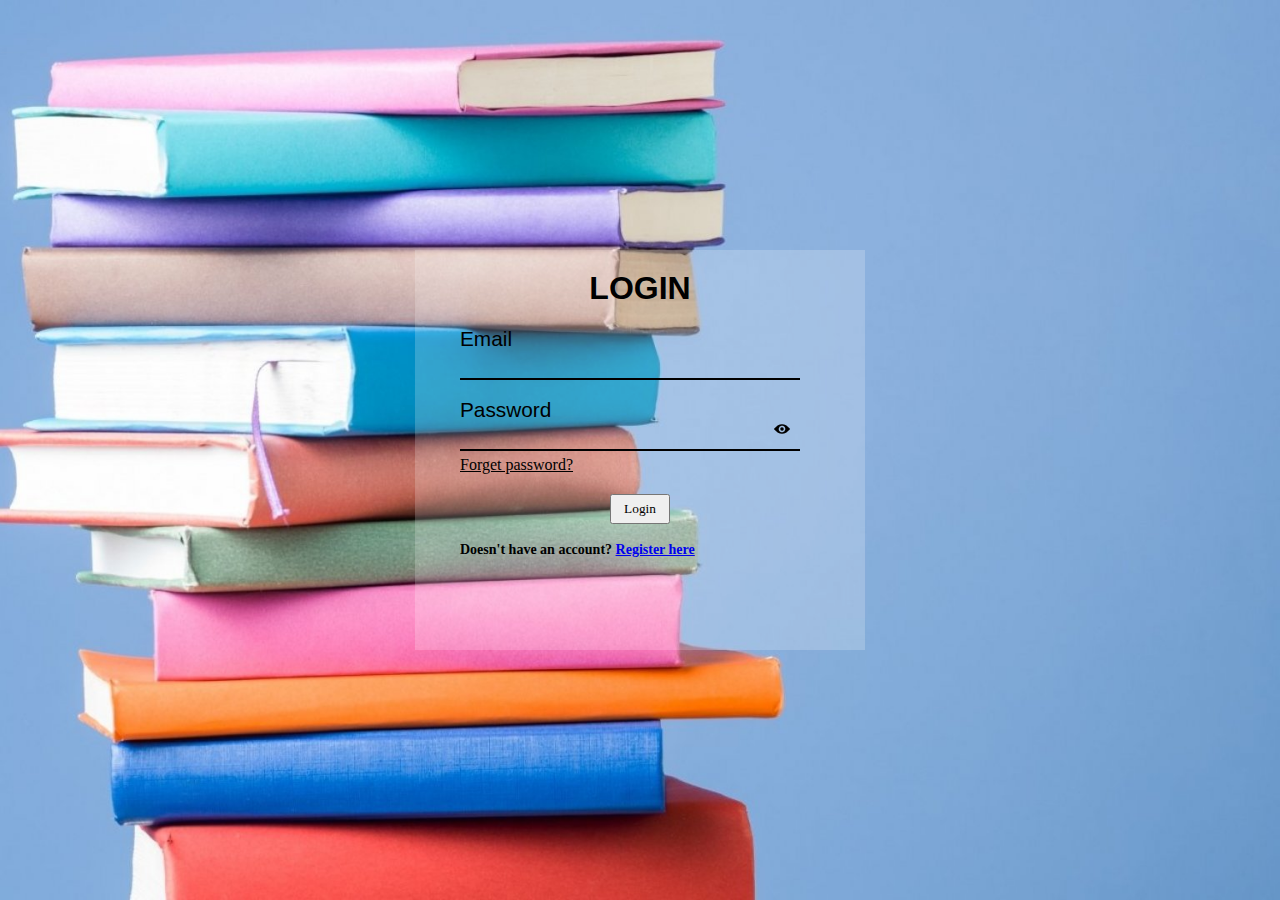
<file: html/main-login.html>
<!DOCTYPE html>
<html lang="en">

<head>
    <meta charset="UTF-8">
    <meta name="viewport" content="width=device-width, initial-scale=1.0">
    <title>Login page</title>
    <link rel="stylesheet" href="../CSS/main-login.css">
</head>

<body>
    <form action="#">
        <div class="all" id="all">
            <div class="inner">
                <h1>LOGIN</h1>
                <div class="login-page">
                    <label for="Name">Email</label><br>
                    <input type="text" id="LoginName" required><br><br>
                    <label for="password">Password</label><br>
                    <input type="password" id="LoginPassword" required>
                    <img src="../icon/eye.png" alt="ERROR" onclick="openpassword()" class="eye" id="eye">
                    <a href="#" class="forget">Forget password?</a><br>
                    <button onclick="newlogin()" class="login-button">Login</button><br>
                    <h4>Doesn't have an account? <a href="#" onclick="openreg()">Register here</a></h4>

                </div>

            </div>
        </div>
    </form>
    <form action="#">
        <div class="Register" id="Register">
            <div class="inner">
                <h1>Register</h1>
                <div class="login-page">
                    <label for="Name">Name</label><br>
                    <input type="text" id="RegName" required><br><br>
                    <label for="Name">Email</label><br>
                    <input type="text" id="LoginName" required><br><br>
                    <label for="password">Password</label><br>
                    <input type="password" id="RegPassword" required><br>
                    <img src="../icon/eye.png" alt="ERROR" onclick="openRegpassword()" class="eye" id="regeye">
                    <button onclick="newregister()" class="login-button">Register</button><br>
                    <h4>Already have an account <a href="#" onclick="openlogin()">Login here</a></h4>

                </div>

            </div>
        </div>
    </form>
    <script>
        const openreg = () => {
            document.getElementById("Register").style.display = "flex";
            document.getElementById("all").style.display = "none";
        }
        const openlogin = () => {
            document.getElementById("Register").style.display = "none";
            document.getElementById("all").style.display = "flex";
        }
        const newregister = () => {
            let Regname = document.getElementById("RegName");
            let RegPassword = document.getElementById("RegPassword");
            if (Regname.value == '' || RegPassword == '') {
                alert("fill the form carefully");
            }
            else {
                alert("You have register");
            }
        }
        const newlogin = () => {
            let logname = document.getElementById("LoginName");
            let logPassword = document.getElementById("LoginPassword");
            if (logname.value == '' || logPassword == '') {
                alert("fill the form carefully");
            }
            else {
                alert("You have Login");
            }
        }
        const openpassword = () => {
            let password = document.querySelector("#LoginPassword");
            let logimage = document.querySelector('#eye');
            if (password.type === 'password') {
                password.type = 'text';
                logimage.src = '../icon/hide.png';

            }
            else if (password.type === 'text') {
                password.type = 'password';
                logimage.src = '../icon/eye.png';
            }
        }
        const openRegpassword = () => {
            let regpassword = document.querySelector('#RegPassword');
            let image = document.querySelector('#regeye');
            if (regpassword.type === 'password') {
                regpassword.type = 'text';
                image.src = '../icon/hide.png';

            }
            else if (regpassword.type === 'text') {
                regpassword.type = 'password';
                image.src = '../icon/eye.png';
            }
        }
    </script>
</body>

</html>
</file>
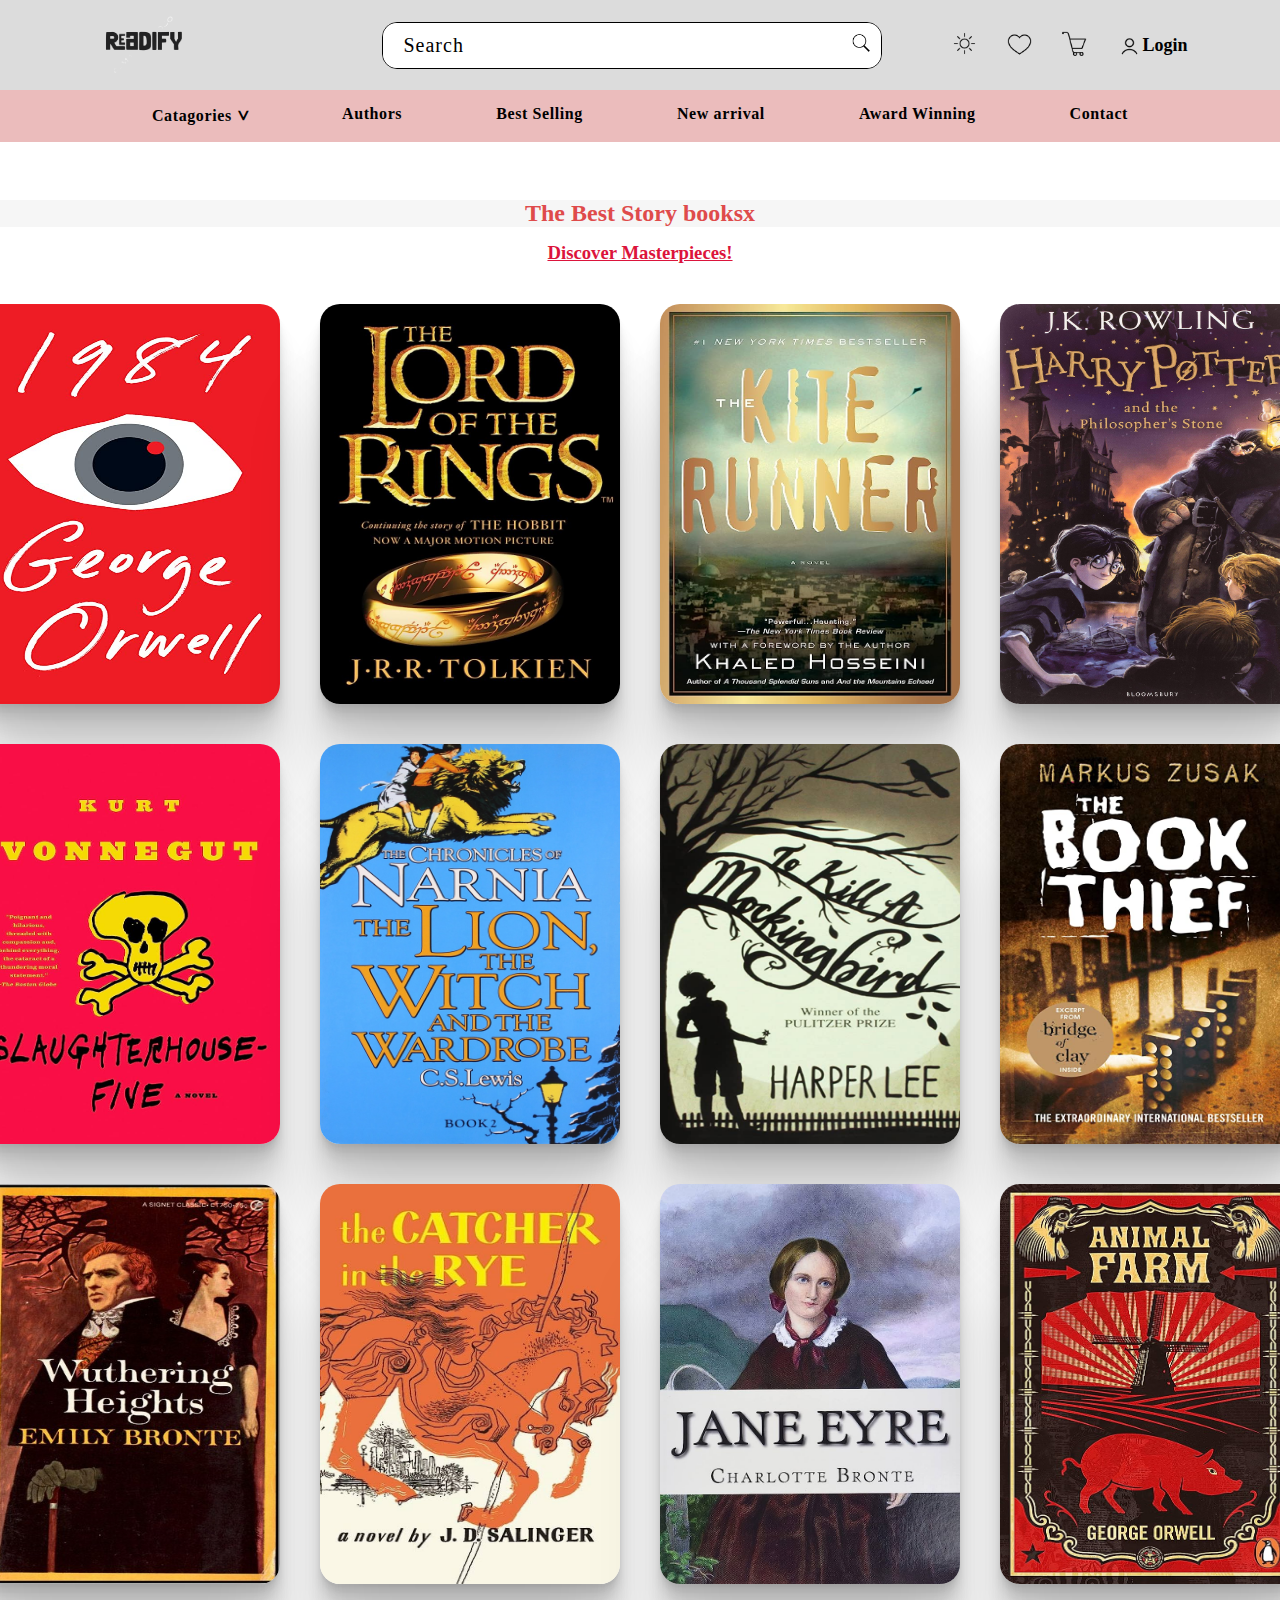
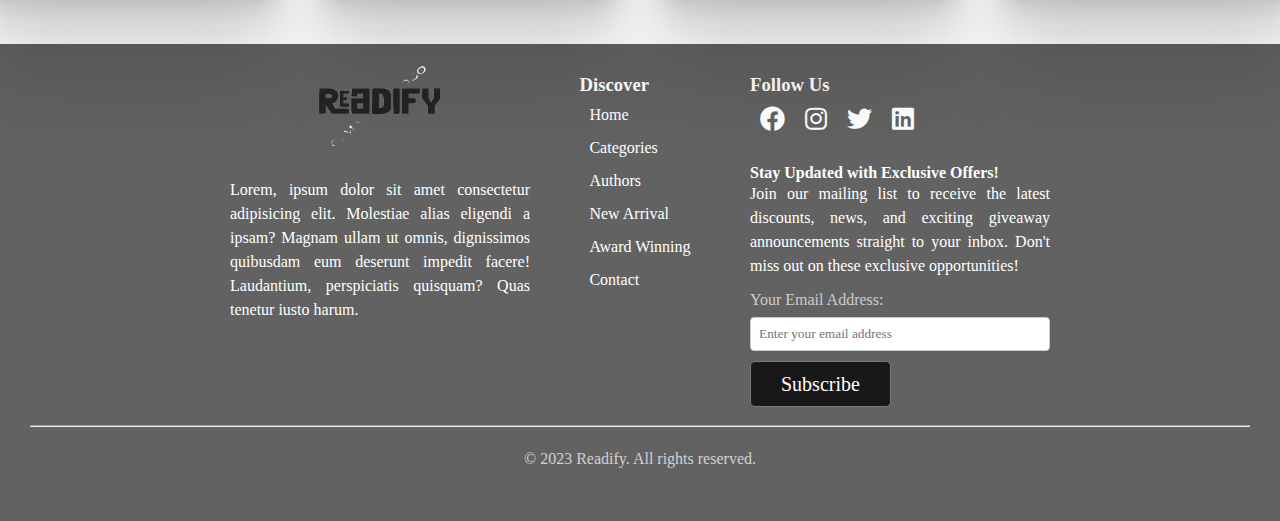
<file: html/stories.html>
<!DOCTYPE html>
<html lang="en">

<head>
    <meta charset="UTF-8">
    <meta name="viewport" content="width=device-width, initial-scale=1.0">
    <title>Readify/Stories</title>
    <link rel="stylesheet" href="../CSS/history.css">
    <link rel="stylesheet" href="https://cdnjs.cloudflare.com/ajax/libs/animate.css/4.1.1/animate.min.css" />
    <link rel="stylesheet" href="https://cdnjs.cloudflare.com/ajax/libs/font-awesome/5.15.3/css/all.min.css" />
    <script>
        function catagories_dropdown() {
            let book = document.getElementById("bookType");
            if (book.style.display == 'none') {
                book.style.display = 'inline-block';
                book.style.zIndex = '5';
            }
            else {
                book.style.display = 'none';
            }

        }
        let catagories = document.getElementById("Catagories");
        catagories.addEventListener('click', catagories_dropdown)
    </script>
</head>

<body>
    <!-- navigation section -->
    <section class="heading">
        <nav>
            <div class="logo">
                <a href="../index.html"><img src="../photos/logo.png" alt="Error"></a>
            </div>

            <div class="search-box">
                <form action="#">
                    <input type="text" placeholder="Search">
                    <button type="submit"><img src="../icon/search.png" alt="Error"></button>
                </form>
            </div>

            <div class="favourite">
                <a href="#"><img src="../icon/sun.png" alt="Error"></a>
                <a href="#"><img src="../icon/heart.png" alt="Error"></a>
                <a href="#"><img src="../icon/cart.png" alt="Error"></a>
                <a href="#"><img src="../icon/person.png" alt="Error">
                    <h4>Login</h4>
                </a>
            </div>

        </nav>
        <div class="sub-heading">
            <ul class="subtitle">
            <li><a href="#" id="Catagories" class="Catagories" onclick="catagories_dropdown()">Catagories <h3>></h3>
                <ul class="book-type" id="bookType">
                    <li><a href="html/history.html">History</a></li>
                    <li><a href="html/stories.html">Story</a></li>
                    <li><a href="html/love.html">Love & Romance</a></li>
                    <li><a href="#">Literature</a></li>
                    <li><a href="#">Biography</a></li>
                    <li><a href="#">Motivational</a></li>
                </ul>
            </a></li>
            <li><a href="#">Authors</a></li>
            <li><a href="history.html">Best Selling</a></li>
            <li><a href="stories.html">New arrival</a></li>
            <li><a href="love.html">Award Winning</a></li>
            <li><a href="history.html">Contact</a></li>
            </ul>

            <button class="hamburger">
                <div class="bar"></div>
            </button>
        </div>

    </section>


    <div class="awardcontainer">
        <h2
            style="text-align: center; margin-top: 20px; color: rgb(223, 75, 75); background-color: rgb(246, 246, 246);">
            The Best Story booksx</h2>
        <h3 style="text-align: center; margin-top: 15px; color: crimson;text-decoration: underline; ">Discover
            Masterpieces!</h3></div>
        <section class="product-section">
            <div class="card-section animate__animated animate__fadeInUp animate__delay-1s">
                <section class="product-container product-1">
                    <div class="card">
                        <img src="../Story/1984f_george_Orwell.jpg" alt="loading">
                        <div class="content">
                            <div class="title">1984 by George Orwell</div>
                            <div class="feature size">
                                <span>$10</span>
                            </div>
                            <div class="feature color">
                                <span>
                                    <div class="rating">
                                        <input type="radio" id="star5" name="rate" value="5" />
                                        <label for="star5" title="text"></label>
                                        <input type="radio" id="star4" name="rate" value="4" />
                                        <label for="star4" title="text"></label>
                                        <input checked="" type="radio" id="star3" name="rate" value="3" />
                                        <label for="star3" title="text"></label>
                                        <input type="radio" id="star2" name="rate" value="2" />
                                        <label for="star2" title="text"></label>
                                        <input type="radio" id="star1" name="rate" value="1" />
                                        <label for="star1" title="text"></label>
                                    </div>
                                </span>
                            </div>
                            <button class="btn-buy">Buy Now</button>
                        </div>
                    </div>
                </section>
            </div>

            <div class="card-section animate__animated animate__fadeInUp animate__delay-1s">
                <section class="product-container product-1">
                    <div class="card">
                        <img src="../Story/The_Lord_of_the_Rings.jpg" alt="loading">

                        <div class="content">
                            <div class="title">The Lord of the Rings by J.R.R Tolkien</div>
                            <div class="feature size">
                                <span>$8</span>
                            </div>
                            <div class="feature color">
                                <span>
                                    <div class="rating">
                                        <input type="radio" id="star5" name="rate" value="5" />
                                        <label for="star5" title="text"></label>
                                        <input type="radio" id="star4" name="rate" value="4" />
                                        <label for="star4" title="text"></label>
                                        <input checked="" type="radio" id="star3" name="rate" value="3" />
                                        <label for="star3" title="text"></label>
                                        <input type="radio" id="star2" name="rate" value="2" />
                                        <label for="star2" title="text"></label>
                                        <input type="radio" id="star1" name="rate" value="1" />
                                        <label for="star1" title="text"></label>
                                    </div>
                                </span>
                            </div>
                            <button class="btn-buy">Buy Now</button>
                        </div>
                    </div>
                </section>
            </div>

            <div class="card-section animate__animated animate__fadeInUp animate__delay-1s">
                <section class="product-container product-1">
                    <div class="card">
                        <img src="../Story/the_kite_Runner.jpg" alt="loading">

                        <div class="content">
                            <div class="title">The Kite Runner by Khaled Hosseini</div>
                            <div class="feature size">
                                <span>$5</span>
                            </div>
                            <div class="feature color">
                                <span>
                                    <div class="rating">
                                        <input type="radio" id="star5" name="rate" value="5" />
                                        <label for="star5" title="text"></label>
                                        <input type="radio" id="star4" name="rate" value="4" />
                                        <label for="star4" title="text"></label>
                                        <input checked="" type="radio" id="star3" name="rate" value="3" />
                                        <label for="star3" title="text"></label>
                                        <input type="radio" id="star2" name="rate" value="2" />
                                        <label for="star2" title="text"></label>
                                        <input type="radio" id="star1" name="rate" value="1" />
                                        <label for="star1" title="text"></label>
                                    </div>
                                </span>
                            </div>
                            <button class="btn-buy">Buy Now</button>
                        </div>
                    </div>
                </section>
            </div>

            <div class="card-section animate__animated animate__fadeInUp animate__delay-1s">
                <section class="product-container product-1">
                    <div class="card">
                        <img src="../Story/harry-potter_front.jpg" alt="loading">

                        <div class="content">
                            <div class="title">Harry Potter and the Philosopher</div>
                            <div class="feature size">
                                <span>$10</span>
                            </div>
                            <div class="feature color">
                                <span>
                                    <div class="rating">
                                        <input type="radio" id="star5" name="rate" value="5" />
                                        <label for="star5" title="text"></label>
                                        <input type="radio" id="star4" name="rate" value="4" />
                                        <label for="star4" title="text"></label>
                                        <input checked="" type="radio" id="star3" name="rate" value="3" />
                                        <label for="star3" title="text"></label>
                                        <input type="radio" id="star2" name="rate" value="2" />
                                        <label for="star2" title="text"></label>
                                        <input type="radio" id="star1" name="rate" value="1" />
                                        <label for="star1" title="text"></label>
                                    </div>
                                </span>
                            </div>
                            <button class="btn-buy">Buy Now</button>
                        </div>
                    </div>
                </section>
            </div>

            <div class="card-section animate__animated animate__fadeInUp animate__delay-1s">
            <section class="product-container product-1">
                <div class="card">
                    <img src="../Story/Slaughterhouse.jpg" alt="loading">

                    <div class="content">
                        <div class="title">Slaughterhouse-Five by Kurt Vonnegut</div>
                        <div class="feature size">
                            <span>$12</span>
                        </div>
                        <div class="feature color">
                            <span>
                                <div class="rating">
                                    <input type="radio" id="star5" name="rate" value="5" />
                                    <label for="star5" title="text"></label>
                                    <input type="radio" id="star4" name="rate" value="4" />
                                    <label for="star4" title="text"></label>
                                    <input checked="" type="radio" id="star3" name="rate" value="3" />
                                    <label for="star3" title="text"></label>
                                    <input type="radio" id="star2" name="rate" value="2" />
                                    <label for="star2" title="text"></label>
                                    <input type="radio" id="star1" name="rate" value="1" />
                                    <label for="star1" title="text"></label>
                                </div>
                            </span>
                        </div>
                        <button class="btn-buy">Buy Now</button>
                    </div>
                </div>
            </section>
            </div>
    

    <div class="card-section animate__animated animate__fadeInUp animate__delay-1s">
        <section class="product-container product-1">
            <div class="card">
                <img src="../Story/the_lion.jpg" alt="loading">

                <div class="content">
                    <div class="title">The lion, the Witch and the Wardrobe</div>
                    <div class="feature size">
                        <span>$15</span>
                    </div>
                    <div class="feature color">
                        <span>
                            <div class="rating">
                                <input type="radio" id="star5" name="rate" value="5" />
                                <label for="star5" title="text"></label>
                                <input type="radio" id="star4" name="rate" value="4" />
                                <label for="star4" title="text"></label>
                                <input checked="" type="radio" id="star3" name="rate" value="3" />
                                <label for="star3" title="text"></label>
                                <input type="radio" id="star2" name="rate" value="2" />
                                <label for="star2" title="text"></label>
                                <input type="radio" id="star1" name="rate" value="1" />
                                <label for="star1" title="text"></label>
                            </div>
                        </span>
                    </div>
                    <button class="btn-buy">Buy Now</button>
                </div>
            </div>
        </section>
    </div>

    <div class="card-section animate__animated animate__fadeInUp animate__delay-1s">
        <section class="product-container product-1">
            <div class="card">
                <img src="../Story/to_kill_a_mockingbird.jpg" alt="loading">

                <div class="content">
                    <div class="title">To Kill a Mockingbird by Harper Lee</div>
                    <div class="feature size">
                        <span>$4</span>
                    </div>
                    <div class="feature color">
                        <span>
                            <div class="rating">
                                <input type="radio" id="star5" name="rate" value="5" />
                                <label for="star5" title="text"></label>
                                <input type="radio" id="star4" name="rate" value="4" />
                                <label for="star4" title="text"></label>
                                <input checked="" type="radio" id="star3" name="rate" value="3" />
                                <label for="star3" title="text"></label>
                                <input type="radio" id="star2" name="rate" value="2" />
                                <label for="star2" title="text"></label>
                                <input type="radio" id="star1" name="rate" value="1" />
                                <label for="star1" title="text"></label>
                            </div>
                        </span>
                    </div>
                    <button class="btn-buy">Buy Now</button>
                </div>
            </div>
        </section>
    </div>

    <div class="card-section animate__animated animate__fadeInUp animate__delay-1s">
        <section class="product-container product-1">
            <div class="card">
                <img src="../Story/the_book_thief.jpg" alt="loading">

                <div class="content">
                    <div class="title">The Book Thief by Markus Zusak</div>
                    <div class="feature size">
                        <span>$11</span>
                    </div>
                    <div class="feature color">
                        <span>
                            <div class="rating">
                                <input type="radio" id="star5" name="rate" value="5" />
                                <label for="star5" title="text"></label>
                                <input type="radio" id="star4" name="rate" value="4" />
                                <label for="star4" title="text"></label>
                                <input checked="" type="radio" id="star3" name="rate" value="3" />
                                <label for="star3" title="text"></label>
                                <input type="radio" id="star2" name="rate" value="2" />
                                <label for="star2" title="text"></label>
                                <input type="radio" id="star1" name="rate" value="1" />
                                <label for="star1" title="text"></label>
                            </div>
                        </span>
                    </div>
                    <button class="btn-buy">Buy Now</button>
                </div>
        </section>
    </div>
    <div class="card-section animate__animated animate__fadeInUp animate__delay-1s">
        <section class="product-container product-1">
            <div class="card">
                <img src="../Story/Wuthering_Heights.jpg" alt="loading">
                <div class="content">
                    <div class="title">Wuthering Heights by Emily Bronte</div>
                    <div class="feature size">
                        <span>$15</span>
                    </div>
                    <div class="feature color">
                        <span>
                            <div class="rating">
                                <input type="radio" id="star5" name="rate" value="5" />
                                <label for="star5" title="text"></label>
                                <input type="radio" id="star4" name="rate" value="4" />
                                <label for="star4" title="text"></label>
                                <input checked="" type="radio" id="star3" name="rate" value="3" />
                                <label for="star3" title="text"></label>
                                <input type="radio" id="star2" name="rate" value="2" />
                                <label for="star2" title="text"></label>
                                <input type="radio" id="star1" name="rate" value="1" />
                                <label for="star1" title="text"></label>
                            </div>
                        </span>
                    </div>
                    <button class="btn-buy">Buy Now</button>
                </div>
            </div>
        </section>
    </div>

    <div class="card-section animate__animated animate__fadeInUp animate__delay-1s">
        <section class="product-container product-1">
            <div class="card">
                <img src="../Story/the_catcher_in_the_Rye.jpg" alt="loading">

                <div class="content">
                    <div class="title">The Catcher in the Rye by J.D.Salinger</div>
                    <div class="feature size">
                        <span>$10</span>
                    </div>
                    <div class="feature color">
                        <span>
                            <div class="rating">
                                <input type="radio" id="star5" name="rate" value="5" />
                                <label for="star5" title="text"></label>
                                <input type="radio" id="star4" name="rate" value="4" />
                                <label for="star4" title="text"></label>
                                <input checked="" type="radio" id="star3" name="rate" value="3" />
                                <label for="star3" title="text"></label>
                                <input type="radio" id="star2" name="rate" value="2" />
                                <label for="star2" title="text"></label>
                                <input type="radio" id="star1" name="rate" value="1" />
                                <label for="star1" title="text"></label>
                            </div>
                        </span>
                    </div>
                    <button class="btn-buy">Buy Now</button>
                </div>
            </div>
        </section>
    </div>

    <div class="card-section animate__animated animate__fadeInUp animate__delay-1s">
        <section class="product-container product-1">
            <div class="card">
                <img src="../Story/jane_eyre.jpg" alt="loading">

                <div class="content">
                    <div class="title">Jane Eyre by Charlotte Bronte</div>
                    <div class="feature size">
                        <span>$9</span>
                    </div>
                    <div class="feature color">
                        <span>
                            <div class="rating">
                                <input type="radio" id="star5" name="rate" value="5" />
                                <label for="star5" title="text"></label>
                                <input type="radio" id="star4" name="rate" value="4" />
                                <label for="star4" title="text"></label>
                                <input checked="" type="radio" id="star3" name="rate" value="3" />
                                <label for="star3" title="text"></label>
                                <input type="radio" id="star2" name="rate" value="2" />
                                <label for="star2" title="text"></label>
                                <input type="radio" id="star1" name="rate" value="1" />
                                <label for="star1" title="text"></label>
                            </div>
                        </span>
                    </div>
                    <button class="btn-buy">Buy Now</button>
                </div>
            </div>
        </section>
    </div>

    <div class="card-section animate__animated animate__fadeInUp animate__delay-1s">
        <section class="product-container product-1">
            <div class="card">
                <img src="../Story/animal_farm.jpg" alt="loading">

                <div class="content">
                    <div class="title">Animal Fram by George Orwell</div>
                    <div class="feature size">
                        <span>$7</span>
                    </div>
                    <div class="feature color">
                        <span>
                            <div class="rating">
                                <input type="radio" id="star5" name="rate" value="5" />
                                <label for="star5" title="text"></label>
                                <input type="radio" id="star4" name="rate" value="4" />
                                <label for="star4" title="text"></label>
                                <input checked="" type="radio" id="star3" name="rate" value="3" />
                                <label for="star3" title="text"></label>
                                <input type="radio" id="star2" name="rate" value="2" />
                                <label for="star2" title="text"></label>
                                <input type="radio" id="star1" name="rate" value="1" />
                                <label for="star1" title="text"></label>
                            </div>
                        </span>
                    </div>
                    <button class="btn-buy">Buy Now</button>
                </div>
            </div>
        </section>
    </div>

    </section>

    <!-- footer-section -->
    <section class="footer-section">
        <div class="footer">
            <div class="container">
              <div class="col1">
                <img src="../photos/logo.png" alt="loading" />
                <p>
                  Lorem, ipsum dolor sit amet consectetur adipisicing elit. Molestiae
                  alias eligendi a ipsam? Magnam ullam ut omnis, dignissimos quibusdam
                  eum deserunt impedit facere! Laudantium, perspiciatis quisquam? Quas
                  tenetur iusto harum.
                </p>
              </div>
              <div class="col2">
                <div class="nav">
                  <h3>Discover</h3>
                  <ul>
                    <li><a href="index.html">Home</a></li>
                    <li><a href="Categories.html">Categories</a></li>
                    <li><a href="Authors.html">Authors</a></li>
                    <li><a href="NewArrival.html">New Arrival</a></li>
                    <li><a href="AwardWinning.html">Award Winning</a></li>
                    <li><a href="Contact.html">Contact</a></li>
                  </ul>
                </div>
              </div>
              <div class="col3">
                <h3>Follow Us</h3>
                <div class="social-icons">
                  <a href="https://www.facebook.com" target="_blank"
                    ><i class="fab fa-facebook"></i
                  ></a>
                  <a href="https://www.instagram.com" target="_blank"
                    ><i class="fab fa-instagram"></i
                  ></a>
                  <a href="https://twitter.com" target="_blank"
                    ><i class="fab fa-twitter"></i
                  ></a>
                  <a href="https://www.linkedin.com" target="_blank"
                    ><i class="fab fa-linkedin"></i
                  ></a>
                </div>
                <h4>Stay Updated with Exclusive Offers!</h4>
                <p>
                  Join our mailing list to receive the latest discounts, news, and
                  exciting giveaway announcements straight to your inbox. Don't miss
                  out on these exclusive opportunities!
      
                  <label for="email">Your Email Address:</label>
                  <input type="email" placeholder="Enter your email address" />
                  <a href="#">Subscribe</a>
                </p>
              </div>
            </div>
            <br>
            <hr />
            <p class="copyright">&copy; 2023 Readify. All rights reserved.</p>
          </div>
    </section>


</body>

</html>
</file>
<file: CSS/history.css>
* {
    box-sizing: border-box;
    margin: 0px;
    padding: 0px;
    font-family: "Times New Roman", Times, serif;
  }
  
  html {
    scroll-behavior: smooth;
  }
  .heading {
    position: fixed;
    width: 100%;
    z-index: 100;
  }
  
  nav {
    display: flex;
    justify-content: space-around;
    align-items: center;
    padding: 20px;
    background-color: #dcdcdc;
  }
  
  .logo {
    height: 50px;
    width: 130px;
    display: flex;
    justify-content: center;
    align-items: center;
  }
  
  .logo img {
    width: 120px;
    height: 70px;
  }
  
  .search-box {
    width: 500px;
    background: transparent;
    position: relative;
    left: 60px;
  }
  
  .search-box form {
    width: 100%;
    display: flex;
    justify-content: center;
    border: 1px solid;
    border-radius: 15px;
    overflow: hidden;
  }
  
  .search-box input {
    width: 100%;
    height: 45px;
    border: none;
    outline: none;
    flex: 1;
    padding: 20px;
    font-size: 20px;
  }
  
  .search-box input::placeholder {
    font-size: 20px;
    letter-spacing: 1px;
    align-items: center;
    margin: 0;
    color: #000;
  }
  
  .search-box button {
    border: none;
    width: 40px;
    background-color: white;
    cursor: pointer;
  }
  
  .search-box button img {
    height: 20px;
  }
  
  .favourite {
    display: flex;
    justify-content: center;
    align-items: center;
  }
  
  .favourite a {
    margin: 0px 15px;
  }
  
  .favourite a:nth-child(4) {
    display: flex;
    justify-content: center;
    align-items: center;
    text-decoration: none;
  }
  
  .favourite a:nth-child(4) h4 {
    font-size: 18px;
    color: #000;
  }
  
  .favourite a img {
    width: 25px;
  }
  
  .sub-heading {
    background-color: #ebbcbc;
    padding: 15px;
    display: flex;
    text-align: center;
    justify-content: center;
    position: relative;
    align-items: center;
  }
  .subtitle {
    list-style-type: none;
    display: flex;
  }
  .subtitle li {
    list-style-type: none;
  }
  
  .sub-heading .subtitle li a {
    text-decoration: none;
    margin: 0px 40px;
    color: #000;
    font-weight: 600;
    letter-spacing: 0.6px;
    position: relative;
    padding: 0 7px;
  }
  
  .sub-heading .subtitle li a:after {
    content: "";
    position: absolute;
    background-color: #ff3c78;
    height: 3px;
    width: 0;
    left: 0;
    bottom: -5px;
    transition: 0.3s;
  }
  
  .sub-heading .subtitle li a:hover:after {
    width: 100%;
  }
  
  .sub-heading .subtitle li a:hover {
    color: #000;
  }
  
  .sub-heading .subtitle li a:nth-child(1) {
    display: flex;
    justify-content: center;
    align-items: center;
  }
  
  .sub-heading .subtitle li a:nth-child(1) h3 {
    transform: rotate(90deg);
    margin-left: 5px;
    font-weight: 1000;
  }
  
  .book-type {
    display: none;
    /* visibility: hidden; */
    position: absolute;
    background-color: #ebbcbc;
    top: 50px;
    width: 150px;
    left: 240px;
    align-items: flex-start;
    z-index: 15;
  }
  
  .book-type li {
    /* padding: 5px; */
    margin-bottom: 15px;
  }
  
  /* .sub-heading .subtitle li a:nth-child(1):hover .book-type{
      display: inline-block;
      visibility: visible;
      position: absolute;
      z-index: 25;
  } */

  .hamburger{
    position: relative;
    display: none;
    width: 33px;
    height: 10px;
    outline: none;
    appearance: none;
    border: none;
    background: none;
    cursor: pointer;
    top: -14px;
  }

  .hamburger .bar, .hamburger:before, .hamburger:after{
    content: '';
    display: block;
    width: 100%;
    height: 5px;
    background-color: #000;
    margin:6px 0 ;
    transition: 0.5s;
  }

  .hamburger.is-active:before{
    transform: rotate(-45deg) translate(-8px, 6px);
  }
  .hamburger.is-active:after{
    transform: rotate(45deg) translate(-9px, -8px);
  }
  .hamburger.is-active .bar{
    opacity: 0;
  }
  .product-section {
    display: grid;
    justify-content: center;
    align-items: center;
    margin-top: 40px;
    flex-wrap: wrap;
    grid-template-columns: auto auto auto auto;
}
  
  .hero {
    position: relative;
    top: 31px;
  }
  
  .background-img {
    height: 80vh;
    width: 100%;
    filter: brightness(0.8);
  }
  
  .background-img img {
    height: 100%;
    width: 100%;
  }
  
  .hero-intro {
    position: absolute;
    color: white;
    top: 100px;
    left: 90px;
  }
  
  .hero-intro h1 {
    font-size: 76px;
    margin-bottom: 20px;
    font-weight: 300;
  }
  
  .hero-intro h2 {
    font-size: 45px;
    font-weight: 100;
    margin-bottom: 60px;
  }
  
  .hero-intro a {
    text-decoration: none;
    border: 1px solid #fff;
    outline: 1px solid #fff;
    outline-offset: 9px;
    padding: 10px;
    color: #fff;
    font-weight: 600;
    border-style: double;
    margin-left: 10px;
  }
  .hero .hero-intro a:hover {
    transform: scale(1.3);
  }
  
  .product-container {
    position: relative;
    margin: 20px;
  }
  
  .card-section {
    /* display: grid;
      align-items: center;
      grid-template-columns: repeat(auto-fit, minmax(300px, 1fr)); */
    display: flex;
    flex-wrap: wrap;
    flex-direction: row;
    justify-content: space-around;
    align-items: center;
  }
  
  .card {
    flex: 1 0 150px;
  }
  
  .card {
    font-family: Lato, sans-serif;
    position: relative;
    width: 300px;
    height: 400px;
    background-size: cover;
    background-repeat: no-repeat;
    border-radius: 20px;
    overflow: hidden;
    box-shadow: 0 2.8px 2.2px rgba(0, 0, 0, 0.034),
      0 6.7px 5.3px rgba(0, 0, 0, 0.048), 0 12.5px 10px rgba(0, 0, 0, 0.06),
      0 22.3px 17.9px rgba(0, 0, 0, 0.072), 0 41.8px 33.4px rgba(0, 0, 0, 0.086),
      0 100px 80px rgba(0, 0, 0, 0.12);
  }
  .card img {
    width: 100%;
    height: 100%;
  }
  
  .card:before {
    content: "";
    position: absolute;
    top: 0;
    left: 0;
    width: 100%;
    height: 100%;
    background: var(--product-color);
    /* clip-path: circle(150px at 80% 20%); */
    transition: 0.5s ease-in-out;
  }
  
  /* .card:hover:before {
      clip-path: circle(300px at 80% -20%);
  } */
  
  .title {
    position: relative;
    font-weight: 600;
    letter-spacing: 1px;
    color: #000;
    margin-top: 12px;
    font-size: 1.5rem;
    min-height: 60px;
  }
  
  .bg-title {
    font-size: 9em;
    font-weight: 900;
    font-style: italic;
    color: rgb(255, 255, 255);
    position: absolute;
    max-width: 120%;
    top: -150%;
    transition: 0.6s;
  }
  
  .card:hover .bg-title {
    font-size: 4em;
  
    transform: translateY(60%);
  }
  
  .photo {
    position: absolute;
    top: 50%;
    transform: translateY(-50%);
    z-index: 10;
    width: 100%;
    height: 220px;
    transition: 0.5s;
  }
  
  .card:hover .photo {
    top: 0%;
    transform: translateY(0%);
  }
  
  .photo img {
    position: absolute;
    width: 220px;
    top: 50%;
    left: 50%;
    transform: translate(-50%, -50%) rotate(-25deg);
    transition: 0.5s;
  }
  
  .card:hover .photo img {
    width: 260px;
    top: 56%;
  }
  
  .content {
    position: absolute;
    bottom: 0;
    width: 100%;
    height: 0;
    text-align: center;
    transition: 0.6s;
    z-index: 5;
    /* background-color: rgba(107, 107, 5, 0.881); */
    background-color: #dcdcdc;
  }
  
  .card:hover .content {
    height: 220px;
  }
  
  .feature {
    display: flex;
    justify-content: center;
    align-items: center;
    padding: 8px 20px;
    transition: 0.5s;
    visibility: hidden;
    opacity: 0;
  }
  
  .card:hover .feature {
    visibility: visible;
    opacity: 1;
    transition-delay: 0.5s;
  }
  
  .feature div {
    color: #000000;
    font-weight: 300;
    font-size: 14px;
    text-transform: uppercase;
    letter-spacing: 2px;
    margin-right: 10px;
  }
  
  .feature span {
    font-weight: 600;
    min-width: 20px;
    padding: 0 4px;
    height: 26px;
    text-align: center;
    line-height: 26px;
    font-size: 1rem;
    letter-spacing: 1px;
    display: inline-block;
    color: #000;
    /* background: #fff; */
    margin: 0 5px;
    transition: 0.4s;
    border-radius: 4px;
    cursor: pointer;
  }
  
  .btn-buy {
    display: inline-block;
    padding: 10px 20px;
    background: #fedada;
    border: none;
    border-radius: 4px;
    margin-top: 10px;
    text-decoration: none;
    font-weight: 600;
    font-size: 18px;
    color: #111;
    opacity: 0;
    transform: translateY(50px);
    transition: 0.5s;
    cursor: pointer;
    outline: none;
  }
  
  .card:hover .btn-buy {
    opacity: 1;
    transform: translateY(0px);
    transition: 0.5s;
    transition-delay: 0.5s;
  }
  
  .card:hover .btn-buy:hover {
    background-color: rgba(220, 20, 60, 0.716);
    color: white;
    font-size: 16px;
  transition-delay: 0;
  transition: 0.05s;
  animation: pulseAnimation 2s infinite;
}
@keyframes pulseAnimation {
  0% {
    transform: scale(1);
  }
  50% {
    transform: scale(1.1);
  }
  100% {
    transform: scale(1);
  }
}

/* .product-1 {
    --product-color: #5c5659a1;
  }
   */
.size span {
  cursor: pointer;
  z-index: 50;
}

/*rating section  */
.rating:not(:checked) > input {
  position: absolute;
  appearance: none;
}

.rating:not(:checked) > label {
  float: right;
  cursor: pointer;
  font-size: 30px;
  color: #807c7c62;
}

.rating:not(:checked) > label:before {
  content: "★";
}

.rating > input:checked + label:hover,
.rating > input:checked + label:hover ~ label,
.rating > input:checked ~ label:hover,
.rating > input:checked ~ label:hover ~ label,
.rating > label:hover ~ input:checked ~ label {
  color: #e58e09;
}

.rating:not(:checked) > label:hover,
.rating:not(:checked) > label:hover ~ label {
  color: #ff9e0b;
}

.rating > input:checked ~ label {
  color: #ffa723;
}

/* rationg-1 */
.rating-1:not(:checked) > input {
  position: absolute;
  appearance: none;
}

.rating-1:not(:checked):not(:checked) > label {
  float: right;
  cursor: pointer;
  font-size: 30px;
  color: #f5ededc4;
}

.rating-1:not(:checked):not(:checked) > label:before {
  content: "★";
}

.rating-1 > input:checked + label:hover,
.rating-1 > input:checked + label:hover ~ label,
.rating-1 > input:checked ~ label:hover,
.rating-1 > input:checked ~ label:hover ~ label,
.rating-1 > label:hover ~ input:checked ~ label {
  color: #e58e09;
}

.rating-1:not(:checked) > label:hover,
.rating:not(:checked) > label:hover ~ label {
  color: #ff9e0b;
}

.rating-1 > input:checked ~ label {
  color: #ffa723;
}

.featured-title {
  position: relative;
  font-size: 3rem;
  margin-left: 84px;
  color: #000000;
  margin-top: 180px;
  /* top: 100px; */
}

.product-section {
  display: grid;
  justify-content: center;
  align-items: center;
  margin-top: 40px;
  flex-wrap: wrap;
  grid-template-columns: auto auto auto auto;
  margin-top: 20px;
}


.awardcontainer {
  padding-top: 180px;
}
.footer-section {
  margin-top: 40px;
}

.footer {
  background-color: #333333c4;
  color: #fff;
  padding: 30px;
  text-align: justify;
}
.footer .container {
  display: flex;
  flex-wrap: wrap;
}

.footer img {
  height: 100px;
  margin: 0px 50px;
  position: relative;
  top: -20px;
}

.footer p {
  max-width: 300px;
  line-height: 1.5;
}
.footer .col1 {
  margin-left: 200px;
}
.footer .col2 {
  padding: 0;
  margin: 0 auto;
}
.footer .col3 {
  margin-right: 200px;
}
.footer .social-icons {
  color: #fff;
  display: flex;
  flex-direction: row;
}
.nav ul {
  margin-top: 10px;
}
.nav ul,
.social-icons a {
  list-style: none;
  padding: 0;
}
.nav li,
.social-icons a {
  display: block;
  padding-bottom: 15px;
  margin: 0;
}

.social-icons a {
  font-size: 25px;
  padding: 0 20px;
}
.nav a,
.social-icons a {
  color: #fff;
  text-decoration: none;
  padding: 10px;
}

.nav a:hover,
.social-icons a:hover {
  color: #ccc;
}

.footer h4 {
  margin-top: 20px;
  color: #fff;
}

.footer label {
  display: block;
  margin-top: 10px;
  color: #ccc;
}

.footer input[type="email"] {
  width: 100%;
  padding: 8px;
  border: 1px solid #ccc;
  border-radius: 4px;
  margin-top: 5px;
}
.footer .col3 p a {
  background: rgb(24, 24, 24);
  color: #fff;
  font-size: 20px;
  font-weight: 500;
  padding: 7px 30px;
  border-radius: 5px;
  text-decoration: none;
  border: 1px solid rgb(129, 119, 121);
  display: inline-block;
  margin-top: 10px;
}

.footer .col3 p a:hover {
  background: rgb(54, 54, 54);
}
.footer .copyright {
  color: #d4d0d0;
  font-size: 16px;
  text-align: center;
  margin: 20px auto;
}
@media only screen and (max-width: 768px) {
  .nav li {
    display: inline-block;
  }
  .footer .col1 {
    margin-left: 10px;
  }
  .footer img {
    height: 50px;
    margin: 20px;
  }

  .footer p {
    max-width: 400px;
    line-height: 1.5;
  }
  .subtitle{
    display: none;
  }
  .sub-heading{
    display: flex;
    justify-content: end;
  }
  .hamburger{
    position: relative;
    right: 30px;
    display: block;
  }

  .mobile-menu{
    display: block;
    position: fixed;
    top: 130px;
    left: 100%;
    width: 100%;
    height: 100%;
    min-height: 100vh;
    background-color: #12002F;
    z-index: 10;
    text-align: center;
    transition: 0.5s;
  }
  .mobile-menu ul{
    display: flex;
    flex-direction: column;
    justify-content: center;
    align-items: center;
    position: relative;
    top: 130px;
  }
  .mobile-menu ul li{
    list-style-type: none;
    padding: 20px;
    margin: 40px 0;
    max-width: 400px;
    width: 100%;
    background-color: #2c0e5b;
    text-align: center;
    align-items: center;
  }
  .mobile-menu ul li a{
    color: #fff;
    text-decoration: none;
    font-weight: bold;
    font-size: 1.3rem;
  }
  .mobile-menu ul li a:hover{
    background-color: #2c0e5bbb;
  }
  .mobile-menu.is-active{
    left: 0;
  }
  .hero{
    position: relative;
    top: 100px;
  }
}
</file>
<file: login.css>
* {
    padding: 0;
    margin: 0;
    font-family: Cambria, Cochin, Georgia, Times, 'Times New Roman', serif;
    box-sizing: border-box;
}

body {
    /* background-image: linear-gradient(to left, blue, grey, red); */
    background-color: rgba(255,255,255,0.3);
    height: 100vh;
    width: 100%;
}

.all {
    display: flex;
    height: 100vh;
    width: 100%;
    justify-content: center;
    align-items: center;
    background:url(photos/background.jpg);
    background-position: center;
    background-size: cover;
}

.inner {
    background-color: rgba(255,255,255,0.2);
    height: 400px;
    width: 450px;
    padding: 0 30px;
    display: inline-block;
    position: absolute;
}

.inner h1 {
    text-align: center;
    font-family: 'Franklin Gothic Medium', 'Arial Narrow', Arial, sans-serif;
    margin-bottom: 20px;
    margin-top: 20px;
}

.login-page {
    position: absolute;
    left: 10%;
    right: 10%;

}

.login-page label {
    font-size: 1.3rem;
    position: absolute;
    font-family: 'Gill Sans', 'Gill Sans MT', Calibri, 'Trebuchet MS', sans-serif;
}

::placeholder {
    font-size: 1.05rem;
    align-items: center;
    position: absolute;
    top: 10%;
    bottom: 10%;
}

.login-page input {
    font-size: 1.05rem;
    font-weight: 600;
    width: 340px;
    height: 35px;
    padding: 10px;
    border: none;
    border-bottom: 2px solid;
    background-color: transparent;
    outline: none;
    font-family: Arial, Helvetica, sans-serif;
}

.forget {
    color: #000;
    position: relative;
    top: 5px;
}
.login-page .eye{
    background-color: transparent;
    border: none;
    position: absolute;
    right: 30px;
    margin-top: 5px;
}

.login-page .login-button {
    margin: 0 auto;
    display: block;
    cursor: pointer;
    height: 30px;
    margin-top: 25px;
    width: 60px;
}

.login-page h4 {
    font-size: 14px;
}

.Register {
    display: none;
    height: 100vh;
    width: 100%;
    justify-content: center;
    align-items: center;
    background: url(photos/background.jpg);
    background-position: center;
    background-size: cover;
}
#regeye{
    position: absolute;
    margin-top: -25px;
}
</file>
<file: CSS/main-login.css>
* {
    padding: 0;
    margin: 0;
    font-family: Cambria, Cochin, Georgia, Times, 'Times New Roman', serif;
    box-sizing: border-box;
}

body {
    /* background-image: linear-gradient(to left, blue, grey, red); */
    background-color: rgba(255,255,255,0.3);
    height: 100vh;
    width: 100%;
}

.all {
    display: flex;
    height: 100vh;
    width: 100%;
    justify-content: center;
    align-items: center;
    /* background-color: rebeccapurple; */
    background: url(../photos/background3.jpg);
    background-position: center;
    background-size: cover;
}

.inner {
    background-color: rgba(255,255,255,0.2);
    height: 400px;
    width: 450px;
    padding: 0 30px;
    display: inline-block;
    position: absolute;
}

.inner h1 {
    text-align: center;
    font-family: 'Franklin Gothic Medium', 'Arial Narrow', Arial, sans-serif;
    margin-bottom: 20px;
    margin-top: 20px;
}

.login-page {
    position: absolute;
    left: 10%;
    right: 10%;

}

.login-page label {
    font-size: 1.3rem;
    position: absolute;
    font-family: 'Gill Sans', 'Gill Sans MT', Calibri, 'Trebuchet MS', sans-serif;
}

::placeholder {
    font-size: 1.05rem;
    align-items: center;
    position: absolute;
    top: 10%;
    bottom: 10%;
}

.login-page input {
    font-size: 1.05rem;
    font-weight: 600;
    width: 340px;
    height: 35px;
    padding: 10px;
    border: none;
    border-bottom: 2px solid;
    background-color: transparent;
    outline: none;
}

.forget {
    color: #000;
    position: relative;
    top: 5px;
}
.login-page .eye{
    background-color: transparent;
    border: none;
    position: absolute;
    right: 30px;
    margin-top: 5px;
}

.login-page .login-button {
    margin: 0 auto;
    display: block;
    cursor: pointer;
    height: 30px;
    margin-top: 25px;
    width: 60px;
}

.login-page h4 {
    font-size: 14px;
}

.Register {
    display: none;
    height: 100vh;
    width: 100%;
    justify-content: center;
    align-items: center;
    background-color: rebeccapurple;
}
#regeye{
    position: absolute;
    margin-top: -25px;
}
</file>
